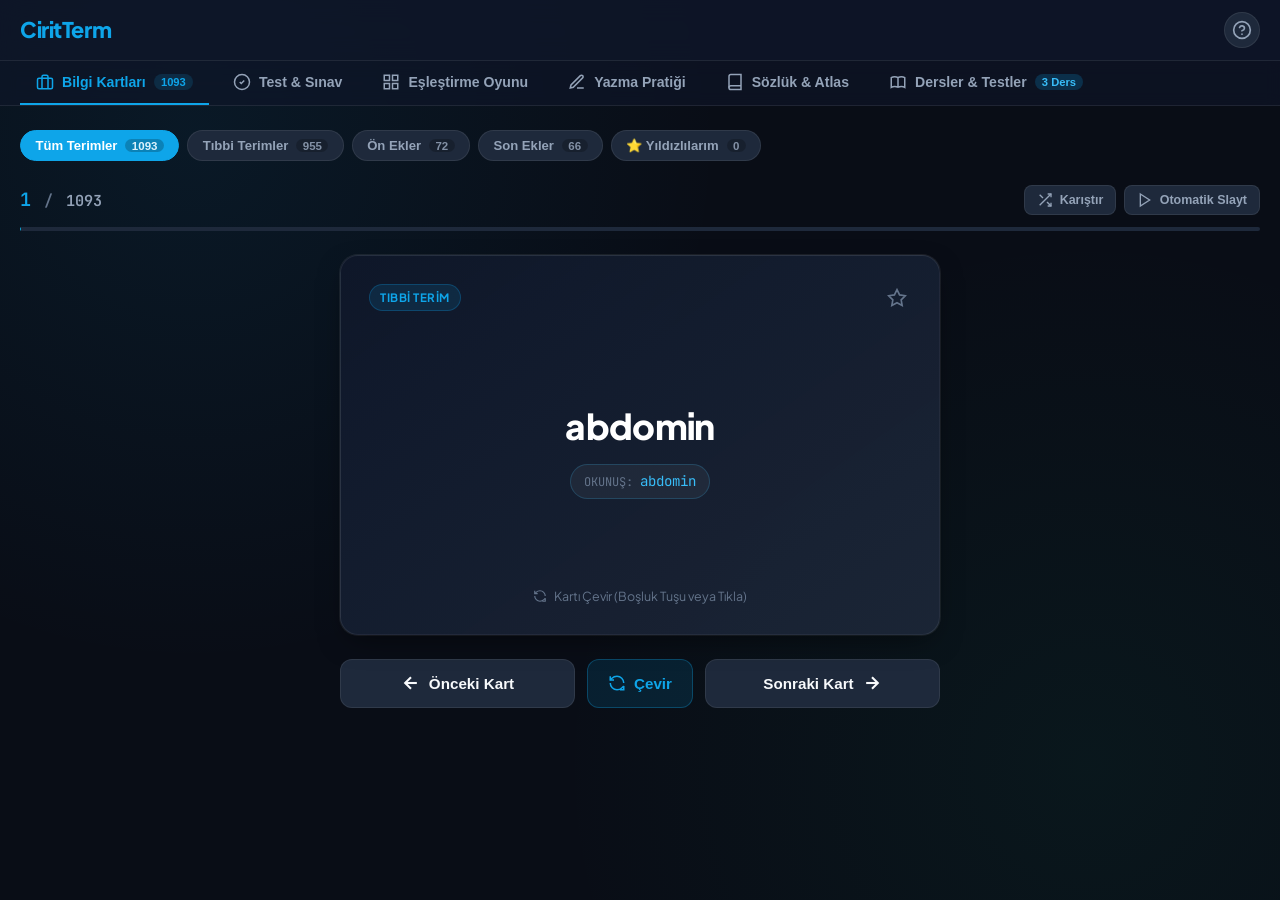
<file: index.html>
<!DOCTYPE html>
<html lang="tr">

<head>
  <meta charset="UTF-8">
  <meta name="viewport" content="width=device-width, initial-scale=1.0">
  <title>CiritTerm - Tıbbi Terminoloji Sınav Hazırlık Platformu</title>
  <meta name="description"
    content="Süleyman Cirit ve arkadaşları için geliştirilmiş modern, hızlı ve kapsamlı tıbbi terminoloji sınav hazırlık platformu.">
  <link rel="preconnect" href="https://fonts.googleapis.com">
  <link rel="preconnect" href="https://fonts.gstatic.com" crossorigin>
  <link
    href="https://fonts.googleapis.com/css2?family=JetBrains+Mono:wght@400;500;600&family=Plus+Jakarta+Sans:wght@400;500;600;700;800&display=swap"
    rel="stylesheet">
  <link rel="stylesheet" href="style.css">
  <link rel="icon"
    href="data:image/svg+xml,<svg xmlns=%22http://www.w3.org/2000/svg%22 viewBox=%220 0 100 100%22><text y=%22.9em%22 font-size=%2290%22>🩺</text></svg>">
</head>

<body>
  <!-- Üst Başlık (Header) -->
  <header class="header">
    <div class="header-container">
      <div class="header-brand">
        <h1 class="brand-title">CiritTerm</h1>
      </div>

      <div class="header-actions">
        <!-- Kısayollar ve Rehber -->
        <button class="btn-icon-subtle" id="btn-open-help-modal" title="Klavye Kısayolları ve Rehber">
          <svg width="20" height="20" viewBox="0 0 24 24" fill="none" stroke="currentColor" stroke-width="2"
            stroke-linecap="round" stroke-linejoin="round">
            <circle cx="12" cy="12" r="10"></circle>
            <path d="M9.09 9a3 3 0 0 1 5.83 1c0 2-3 3-3 3"></path>
            <line x1="12" y1="17" x2="12.01" y2="17"></line>
          </svg>
        </button>
      </div>
    </div>
  </header>

  <!-- Ana Sekmeler (Nav Tabs) -->
  <nav class="nav-container">
    <div class="nav-tabs" role="tablist">
      <button class="nav-tab-btn active" data-tab="flashcards" id="tab-flashcards">
        <svg viewBox="0 0 24 24" fill="none" stroke="currentColor" stroke-width="2">
          <rect x="2" y="7" width="20" height="14" rx="2" ry="2" />
          <path d="M16 21V5a2 2 0 0 0-2-2h-4a2 2 0 0 0-2 2v16" />
        </svg>
        <span>Bilgi Kartları</span>
        <span class="nav-tab-badge" id="badge-total-terms">1093</span>
      </button>

      <button class="nav-tab-btn" data-tab="quiz" id="tab-quiz">
        <svg viewBox="0 0 24 24" fill="none" stroke="currentColor" stroke-width="2">
          <circle cx="12" cy="12" r="10" />
          <path d="m9 12 2 2 4-4" />
        </svg>
        <span>Test & Sınav</span>
      </button>

      <button class="nav-tab-btn" data-tab="match" id="tab-match">
        <svg viewBox="0 0 24 24" fill="none" stroke="currentColor" stroke-width="2">
          <rect x="3" y="3" width="7" height="7" />
          <rect x="14" y="3" width="7" height="7" />
          <rect x="14" y="14" width="7" height="7" />
          <rect x="3" y="14" width="7" height="7" />
        </svg>
        <span>Eşleştirme Oyunu</span>
      </button>

      <button class="nav-tab-btn" data-tab="spelling" id="tab-spelling">
        <svg viewBox="0 0 24 24" fill="none" stroke="currentColor" stroke-width="2">
          <path d="M12 20h9" />
          <path d="M16.5 3.5a2.121 2.121 0 0 1 3 3L7 19l-4 1 1-4L16.5 3.5z" />
        </svg>
        <span>Yazma Pratiği</span>
      </button>

      <button class="nav-tab-btn" data-tab="dictionary" id="tab-dictionary">
        <svg viewBox="0 0 24 24" fill="none" stroke="currentColor" stroke-width="2">
          <path d="M4 19.5A2.5 2.5 0 0 1 6.5 17H20" />
          <path d="M6.5 2H20v20H6.5A2.5 2.5 0 0 1 4 19.5v-15A2.5 2.5 0 0 1 6.5 2z" />
        </svg>
        <span>Sözlük & Atlas</span>
      </button>

      <button class="nav-tab-btn" data-tab="lessons" id="tab-lessons">
        <svg viewBox="0 0 24 24" fill="none" stroke="currentColor" stroke-width="2">
          <path d="M12 6.253v13m0-13C10.832 5.477 9.246 5 7.5 5S4.168 5.477 3 6.253v13C4.168 18.477 5.754 18 7.5 18s3.332.477 4.5 1.253m0-13C13.168 5.477 14.754 5 16.5 5c1.747 0 3.332.477 4.5 1.253v13C19.832 18.477 18.247 18 16.5 18c-1.746 0-3.332.477-4.5 1.253" />
        </svg>
        <span>Dersler & Testler</span>
        <span class="nav-tab-badge" style="background: rgba(14, 165, 233, 0.2); color: #38bdf8;">3 Ders</span>
      </button>
    </div>
  </nav>

  <!-- Ana İçerik Alanı -->
  <main class="main-container">

    <!-- ==================== TAB 1: BİLGİ KARTLARI ==================== -->
    <section class="tab-content active" id="tab-content-flashcards">
      <!-- Filtre Çipleri -->
      <div class="filters-wrapper">
        <div class="filters-scroll">
          <button class="filter-chip active" data-filter="all">
            <span>Tüm Terimler</span>
            <span class="filter-count" id="count-all">1093</span>
          </button>
          <button class="filter-chip" data-filter="terim">
            <span>Tıbbi Terimler</span>
            <span class="filter-count" id="count-terim">853</span>
          </button>
          <button class="filter-chip" data-filter="onek">
            <span>Ön Ekler</span>
            <span class="filter-count" id="count-onek">72</span>
          </button>
          <button class="filter-chip" data-filter="sonek">
            <span>Son Ekler</span>
            <span class="filter-count" id="count-sonek">66</span>
          </button>
          <button class="filter-chip filter-chip-fav" data-filter="favorites">
            <span>⭐ Yıldızlılarım</span>
            <span class="filter-count" id="count-favorites">0</span>
          </button>
        </div>
      </div>

      <!-- Kart Kontrolleri ve İlerleme -->
      <div class="fc-controls-bar">
        <div class="fc-counter-wrapper">
          <span class="fc-counter-current" id="fc-current-index">1</span>
          <span class="fc-counter-separator">/</span>
          <span class="fc-counter-total" id="fc-total-count">1093</span>
        </div>

        <div class="fc-tools">
          <button class="btn-tool" id="btn-fc-shuffle" title="Kartları Karıştır">
            <svg viewBox="0 0 24 24" width="16" height="16" fill="none" stroke="currentColor" stroke-width="2">
              <polyline points="16 3 21 3 21 8" />
              <line x1="4" y1="20" x2="21" y2="3" />
              <polyline points="21 16 21 21 16 21" />
              <line x1="15" y1="15" x2="21" y2="21" />
              <line x1="4" y1="4" x2="9" y2="9" />
            </svg>
            <span>Karıştır</span>
          </button>
          <button class="btn-tool" id="btn-fc-autoplay" title="Otomatik Oynat">
            <svg id="icon-autoplay-play" viewBox="0 0 24 24" width="16" height="16" fill="none" stroke="currentColor"
              stroke-width="2">
              <polygon points="5 3 19 12 5 21 5 3" />
            </svg>
            <svg id="icon-autoplay-pause" style="display:none;" viewBox="0 0 24 24" width="16" height="16" fill="none"
              stroke="currentColor" stroke-width="2">
              <rect x="6" y="4" width="4" height="16" />
              <rect x="14" y="4" width="4" height="16" />
            </svg>
            <span id="text-fc-autoplay">Otomatik Slayt</span>
          </button>
        </div>
      </div>

      <!-- İlerleme Çubuğu -->
      <div class="fc-progress-track">
        <div class="fc-progress-fill" id="fc-progress-bar" style="width: 0.1%;"></div>
      </div>

      <!-- 3D Bilgi Kartı Sahnesi -->
      <div class="fc-scene">
        <div class="fc-card" id="main-flashcard">
          <!-- ÖN YÜZ -->
          <div class="fc-face fc-front">
            <div class="card-header-bar">
              <span class="card-badge-type" id="fc-badge-type">Tıbbi Terim</span>
              <button class="card-btn-star" id="btn-fc-star" title="Yıldızlılara Ekle / Çıkar (F)">
                <svg viewBox="0 0 24 24" width="20" height="20" fill="none" stroke="currentColor" stroke-width="2">
                  <polygon
                    points="12 2 15.09 8.26 22 9.27 17 14.14 18.18 21.02 12 17.77 5.82 21.02 7 14.14 2 9.27 8.91 8.26 12 2" />
                </svg>
              </button>
            </div>

            <div class="card-center-body">
              <h2 class="card-term" id="fc-term">abdomin</h2>
              <div class="card-pronunciation-pill">
                <span class="pronounce-label">Okunuş:</span>
                <span class="pronounce-text" id="fc-okunus">abdomin</span>
              </div>
            </div>

            <div class="card-footer-hint">
              <span class="flip-hint-badge">
                <svg viewBox="0 0 24 24" width="14" height="14" fill="none" stroke="currentColor" stroke-width="2">
                  <path d="M21 12a9 9 0 0 0-9-9 9.75 9.75 0 0 0-6.74 2.74L3 8" />
                  <path d="M3 3v5h5" />
                  <path d="M3 12a9 9 0 0 0 9 9 9.75 9.75 0 0 0 6.74-2.74L21 16" />
                  <path d="M16 21h5v-5" />
                </svg>
                <span>Kartı Çevir (Boşluk Tuşu veya Tıkla)</span>
              </span>
            </div>
          </div>

          <!-- ARKA YÜZ -->
          <div class="fc-face fc-back">
            <div class="card-header-bar">
              <span class="card-badge-type" id="fc-back-type">Türkçe Karşılığı</span>
              <span class="card-term-small" id="fc-back-term">abdomin</span>
            </div>

            <div class="card-center-body">
              <div class="card-meaning-box">
                <p class="card-meaning-text" id="fc-meaning">Karın</p>
              </div>
            </div>

            <div class="card-footer-hint">
              <span class="flip-hint-badge">
                <span class="kbd">Boşluk</span> Terime Geri Dön
              </span>
            </div>
          </div>
        </div>
      </div>

      <!-- Hızlı Navigasyon Butonları -->
      <div class="fc-nav-actions">
        <button class="btn-fc-nav btn-fc-prev" id="btn-fc-prev" title="Önceki Terim (← Sol Ok)">
          <svg viewBox="0 0 24 24" width="20" height="20" fill="none" stroke="currentColor" stroke-width="2.5">
            <line x1="19" y1="12" x2="5" y2="12"></line>
            <polyline points="12 19 5 12 12 5"></polyline>
          </svg>
          <span>Önceki Kart</span>
        </button>

        <button class="btn-fc-nav btn-fc-flip" id="btn-fc-flip" title="Kartı Çevir (Boşluk)">
          <svg viewBox="0 0 24 24" width="18" height="18" fill="none" stroke="currentColor" stroke-width="2">
            <path d="M21 12a9 9 0 0 0-9-9 9.75 9.75 0 0 0-6.74 2.74L3 8" />
            <path d="M3 3v5h5" />
            <path d="M3 12a9 9 0 0 0 9 9 9.75 9.75 0 0 0 6.74-2.74L21 16" />
            <path d="M16 21h5v-5" />
          </svg>
          <span>Çevir</span>
        </button>

        <button class="btn-fc-nav btn-fc-next" id="btn-fc-next" title="Sonraki Terim (→ Sağ Ok)">
          <span>Sonraki Kart</span>
          <svg viewBox="0 0 24 24" width="20" height="20" fill="none" stroke="currentColor" stroke-width="2.5">
            <line x1="5" y1="12" x2="19" y2="12"></line>
            <polyline points="12 5 19 12 12 19"></polyline>
          </svg>
        </button>
      </div>
    </section>

    <!-- ==================== TAB 2: TEST & SINAV ==================== -->
    <section class="tab-content" id="tab-content-quiz">
      <!-- Quiz Başlangıç Ayarları -->
      <div class="quiz-setup-card" id="quiz-setup-view">
        <div class="setup-header">
          <div class="setup-icon">🎯</div>
          <h2>Tıbbi Terminoloji Test & Sınav Modu</h2>
          <p>Sınava hazırlık için soru sayısını ve kapsamı belirleyin, kendinizi test edin.</p>
        </div>

        <div class="setup-grid">
          <!-- Kapsam Seçimi -->
          <div class="setup-field">
            <label for="quiz-scope">Sınav Kapsamı:</label>
            <select class="form-select" id="quiz-scope">
              <option value="all">Tüm Konular (1093 Terim ve Ek)</option>
              <option value="terim">Yalnızca Tıbbi Terimler (853 Terim)</option>
              <option value="onek">Yalnızca Ön Ekler (72 Ön Ek)</option>
              <option value="sonek">Yalnızca Son Ekler (66 Son Ek)</option>
              <option value="favorites">⭐ Yıldızlı Terimlerim</option>
            </select>
          </div>

          <!-- Soru Sayısı Seçimi (10, 25, 50, 100, 200, all) -->
          <div class="setup-field">
            <label for="quiz-count">Soru Sayısı:</label>
            <select class="form-select" id="quiz-count">
              <option value="10">10 Soru (Hızlı Tekrar)</option>
              <option value="25" selected>25 Soru (Standart Quiz)</option>
              <option value="50">50 Soru (Kapsamlı Test)</option>
              <option value="100">100 Soru (Büyük Sınav Provası)</option>
              <option value="200">200 Soru (Maraton Sınavı)</option>
              <option value="all" id="quiz-count-opt-all">Maksimum Soru (Kapsamdaki Tüm Terimler)</option>
            </select>
          </div>

          <!-- Soru Yönü -->
          <div class="setup-field">
            <label for="quiz-type">Soru Türü:</label>
            <select class="form-select" id="quiz-type">
              <option value="both">Karışık (Terimden Anlama & Anlamdan Terime)</option>
              <option value="term_to_meaning">Terim Verilir -> Anlam Sorulur</option>
              <option value="meaning_to_term">Anlam Verilir -> Tıbbi Terim Sorulur</option>
            </select>
          </div>

          <!-- Süre Modu -->
          <div class="setup-field">
            <label for="quiz-timer">Süre Kısıtlaması:</label>
            <select class="form-select" id="quiz-timer">
              <option value="0">Süresiz (Rahat Çalışma)</option>
              <option value="15">Soru Başına 15 Saniye (Sınav Baskısı)</option>
              <option value="30">Soru Başına 30 Saniye</option>
            </select>
          </div>
        </div>

        <button class="btn-primary-large" id="btn-start-quiz">
          <span>Sınavı Başlat</span>
          <svg viewBox="0 0 24 24" width="20" height="20" fill="none" stroke="currentColor" stroke-width="2.5">
            <polygon points="5 3 19 12 5 21 5 3" />
          </svg>
        </button>
      </div>

      <!-- Aktif Sınav Ekranı -->
      <div class="quiz-active-card" id="quiz-active-view" style="display:none;">
        <div class="quiz-top-bar">
          <div class="quiz-counter">
            Soru <span id="quiz-q-current">1</span> / <span id="quiz-q-total">25</span>
          </div>

          <div class="quiz-timer-box" id="quiz-timer-display" style="display:none;">
            <svg viewBox="0 0 24 24" width="16" height="16" fill="none" stroke="currentColor" stroke-width="2">
              <circle cx="12" cy="12" r="10" />
              <polyline points="12 6 12 12 16 14" />
            </svg>
            <span id="quiz-timer-seconds">15</span>s
          </div>

          <div class="quiz-score-badge">
            <span class="score-label">Doğru:</span>
            <span class="score-val" id="quiz-score-val">0</span>
          </div>

          <button class="btn-quit-quiz" id="btn-quit-quiz" title="Sınavı Bitir">Çıkış</button>
        </div>

        <div class="quiz-progress-track">
          <div class="quiz-progress-fill" id="quiz-progress-fill"></div>
        </div>

        <div class="quiz-question-box">
          <span class="quiz-prompt-badge" id="quiz-prompt-badge">Bu Tıbbi Terimin Anlamı Nedir?</span>
          <h3 class="quiz-question-text" id="quiz-question-text">abdominocystic</h3>
          <span class="quiz-subtext-pronounce" id="quiz-question-pronounce"></span>
        </div>

        <div class="quiz-options-grid" id="quiz-options-container">
          <!-- 4 Seçenek Dinamik Olarak Gelir -->
        </div>

        <div class="quiz-footer-status" id="quiz-footer-status" style="display:none;">
          <div class="quiz-status-feedback" id="quiz-feedback-text"></div>
          <button class="btn-next-question" id="btn-next-question">Sonraki Soru →</button>
        </div>
      </div>

      <!-- Sınav Sonuç Karnesi -->
      <div class="quiz-results-card" id="quiz-results-view" style="display:none;">
        <div class="results-header">
          <div class="results-trophy" id="results-icon">🏆</div>
          <h2>Sınav Tamamlandı!</h2>
          <p id="results-subtitle">Tıbbi terminoloji sınav sonucunuz:</p>
        </div>

        <div class="results-metrics-grid">
          <div class="metric-card">
            <span class="metric-label">Başarı Oranı</span>
            <span class="metric-value" id="res-percentage">80%</span>
          </div>
          <div class="metric-card">
            <span class="metric-label">Doğru Sayısı</span>
            <span class="metric-value metric-correct" id="res-correct">20</span>
          </div>
          <div class="metric-card">
            <span class="metric-label">Yanlış Sayısı</span>
            <span class="metric-value metric-wrong" id="res-wrong">5</span>
          </div>
        </div>

        <!-- Yanlış Cevaplar İnceleme Listesi -->
        <div class="results-mistakes-section" id="results-mistakes-container">
          <h3>Hatalı Yapılan Sorular ve Doğru Cevapları</h3>
          <div class="mistakes-list" id="results-mistakes-list"></div>
        </div>

        <div class="results-actions">
          <button class="btn-primary-large" id="btn-restart-quiz">Yeniden Sınav Yap</button>
          <button class="btn-warning-large" id="btn-quiz-retry-mistakes" style="display:none;">
            <span>❌ Yalnızca Yanlışları Çöz</span>
          </button>
          <button class="btn-secondary-large" id="btn-go-flashcards">Bilgi Kartlarına Dön</button>
        </div>
      </div>
    </section>

    <!-- ==================== TAB 3: EŞLEŞTİRME OYUNU ==================== -->
    <section class="tab-content" id="tab-content-match">
      <div class="match-mode-selector">
        <button class="mode-btn active" id="btn-mode-duo">
          <span>⚡ Duolingo Akışı (Match Madness)</span>
        </button>
        <button class="mode-btn" id="btn-mode-grid">
          <span>🧩 12'li Izgara Modu</span>
        </button>
      </div>

      <!-- Eşleştirme İstatistik Barı -->
      <div class="match-stats-bar" id="match-stats-bar">
        <div class="mstat-item">
          <span class="mstat-label">Süre</span>
          <span class="mstat-val" id="match-timer">00:00</span>
        </div>
        <div class="mstat-item">
          <span class="mstat-label">Eşleşen</span>
          <span class="mstat-val" id="match-score">0</span>
        </div>
        <div class="mstat-item">
          <span class="mstat-label">Seri (Kombo)</span>
          <span class="mstat-val" id="match-combo">0x</span>
        </div>
        <div class="mstat-item">
          <span class="mstat-label">Hedef</span>
          <select id="match-target-select" class="match-target-dropdown" title="Tur Hedefi">
            <option value="20" selected>20 Çift</option>
            <option value="35">35 Çift</option>
            <option value="50">50 Çift</option>
            <option value="all">Tümü</option>
          </select>
        </div>
        <button class="btn-restart-match" id="btn-restart-match" title="Oyunu Yeniden Başlat">Yenile</button>
      </div>

      <!-- Mod 1: Duolingo Akışı -->
      <div class="duo-columns-wrapper" id="duo-columns-wrapper">
        <div class="duo-column-header" style="color: var(--primary);">🔤 Tıbbi Terimler</div>
        <div class="duo-column-header" style="color: var(--emerald);">📖 Türkçe Anlamlar</div>
      </div>
      <div class="match-duo-container" id="match-duo-view">
        <div class="duo-column" id="duo-col-left">
          <!-- Sol Sütun: Tıbbi Terimler -->
        </div>
        <div class="duo-column" id="duo-col-right">
          <!-- Sağ Sütun: Türkçe Anlamlar -->
        </div>
      </div>

      <!-- Mod 2: Klasik Izgara -->
      <div class="match-grid-container" id="match-grid-view" style="display:none;">
        <!-- 12 Karo Grid -->
      </div>

      <!-- EŞLEŞTİRME SONUÇ & ZAFER EKRANI (Diğer derslerdeki gibi) -->
      <div class="match-results-card" id="match-results-view" style="display:none;">
        <div class="res-icon-wrap" id="res-match-icon">🏆</div>
        <h2 class="res-title" id="res-match-title">Eşleştirme Tamamlandı!</h2>
        <p class="res-lesson-sub" id="res-match-subtitle">Duolingo Akışı Eşleştirme Sonucu</p>

        <!-- Başarı Oranı Rozeti -->
        <div class="res-score-badge">
          <span class="res-score-num" id="res-match-score-pct">%100</span>
          <span class="res-score-lbl">Doğruluk Oranı</span>
        </div>

        <!-- İstatistik Kutuları -->
        <div class="res-stats-grid">
          <div class="res-stat-box stat-correct">
            <span class="res-stat-lbl">Eşleşen</span>
            <span class="res-stat-val" id="res-match-score">20</span>
          </div>
          <div class="res-stat-box stat-wrong">
            <span class="res-stat-lbl">Hatalar</span>
            <span class="res-stat-val" id="res-match-mistakes-count">0</span>
          </div>
          <div class="res-stat-box">
            <span class="res-stat-lbl">Süre</span>
            <span class="res-stat-val" id="res-match-time">01:15</span>
          </div>
          <div class="res-stat-box" style="border-color: rgba(245, 158, 11, 0.3);">
            <span class="res-stat-lbl">Maks Seri</span>
            <span class="res-stat-val" id="res-match-combo" style="color: #f59e0b;">🔥 5x</span>
          </div>
        </div>

        <!-- Aksiyon Butonları (Tekrar Başla, Hataları Çöz, Hataları Gör) -->
        <div class="res-actions">
          <button class="btn-res-action btn-res-primary" id="btn-match-restart">
            <span>🔄 Tekrar Başla</span>
          </button>
          <button class="btn-res-action btn-res-warning" id="btn-match-retry-mistakes" style="display:none;">
            <span>❌ Hataları Çöz</span>
          </button>
          <button class="btn-res-action btn-res-secondary" id="btn-match-toggle-mistakes" style="display:none;">
            <span>👁️ Hataları Gör</span>
          </button>
          <button class="btn-res-action btn-res-subtle" id="btn-match-go-flashcards">
            <span>🗂️ Bilgi Kartlarına Dön</span>
          </button>
        </div>

        <!-- Hatalı Terimler ve Doğru Anlamları Bölümü -->
        <div class="match-mistakes-section" id="match-mistakes-container" style="display:none;">
          <h3 class="mistakes-heading">❌ Hatalı Eşleştirilen Terimler ve Doğru Anlamları</h3>
          <p class="mistakes-sub">Aşağıdaki terimleri inceleyip <strong>"Hataları Çöz"</strong> butonuyla sadece bu terimlerle telafi turu yapabilirsiniz:</p>
          <div class="match-mistakes-list" id="match-mistakes-list">
            <!-- Dinamik Render -->
          </div>
        </div>
      </div>
    </section>

    <!-- ==================== TAB 4: YAZMA PRATİĞİ (BAKA BAKA YAZMA) ==================== -->
    <section class="tab-content" id="tab-content-spelling">
      <div class="spelling-card">
        <div class="spelling-header">
          <div class="spelling-header-info">
            <h2>✍️ Bakarak Yazma & Ezber Pratiği</h2>
            <p>Terime bakarak klavyeden aynısını yazın; harf harf görsel ve motor hafızanızı geliştirin.</p>
          </div>
          <div class="spelling-counter-badge">
            <span id="spell-current-idx">1</span> / <span id="spell-total-count">1093</span>
          </div>
        </div>

        <!-- Terim Ekranı (Doğrudan Gösterim) -->
        <div class="spelling-prompt-container">
          <span class="spelling-type-pill" id="spell-type-badge">Tıbbi Terim</span>

          <div class="spelling-target-term-box">
            <span class="target-label">Yazılacak Terim:</span>
            <h1 class="spelling-target-term" id="spell-target-term">abdominocystic</h1>
          </div>

          <div class="spelling-target-details">
            <div class="detail-item">
              <span class="detail-label">Okunuş:</span>
              <span class="detail-value" id="spell-target-okunus">Abdominosistik</span>
            </div>
            <div class="detail-item">
              <span class="detail-label">Türkçe Anlamı:</span>
              <span class="detail-value" id="spell-target-meaning">Karın ve kese ile ilgili</span>
            </div>
          </div>
        </div>

        <!-- Yazma Alanı -->
        <div class="spelling-input-wrapper">
          <label for="spell-user-input" class="visually-hidden">Terimi Buraya Yazın:</label>
          <input type="text" class="spelling-input-field" id="spell-user-input"
            placeholder="Yukarıdaki terimi aynen buraya yazın ve Enter'a basın..." autocomplete="off" autocorrect="off"
            autocapitalize="off" spellcheck="false">
          <div class="spelling-live-feedback" id="spell-feedback-indicator">
            <span id="spell-feedback-msg">Yazmaya başlayın...</span>
          </div>
        </div>

        <!-- Navigasyon & Yardımcı Butonlar -->
        <div class="spelling-controls-row">
          <button class="btn-subtle" id="btn-spell-prev">← Önceki Terim</button>
          <button class="btn-subtle" id="btn-spell-shuffle">🔀 Karıştır</button>
          <button class="btn-primary" id="btn-spell-skip">Sonraki Terim (Enter) →</button>
        </div>

        <div class="spelling-tips-box">
          <span class="kbd">İpucu:</span> Terimi doğru tamamladığınızda otomatik onaylanır veya doğrudan <span
            class="kbd">Enter</span> tuşuna basarak sıradakine geçebilirsiniz.
        </div>
      </div>
    </section>

    <!-- ==================== TAB 5: SÖZLÜK & ATLAS ==================== -->
    <section class="tab-content" id="tab-content-dictionary">
      <div class="dict-top-bar">
        <div class="dict-search-wrapper">
          <svg viewBox="0 0 24 24" width="20" height="20" fill="none" stroke="currentColor" stroke-width="2">
            <circle cx="11" cy="11" r="8" />
            <line x1="21" y1="21" x2="16.65" y2="16.65" />
          </svg>
          <input type="text" class="dict-search-input" id="dict-search-input"
            placeholder="1093 terim, ek veya Türkçe anlam ara... (Örn: kardio, -itis, iltihap)">
          <button class="btn-clear-search" id="btn-dict-clear" style="display:none;">✕</button>
        </div>

        <div class="dict-filter-group">
          <select class="form-select" id="dict-category-filter">
            <option value="all">Tüm Kategoriler</option>
            <option value="terim">Tıbbi Terimler</option>
            <option value="onek">Ön Ekler</option>
            <option value="sonek">Son Ekler</option>
            <option value="favorites">⭐ Yıldızlılarım</option>
          </select>
        </div>
      </div>

      <!-- A-Z Alfabetik Şerit -->
      <div class="dict-alphabet-bar" id="dict-alphabet-bar">
        <!-- JS ile dolacak -->
      </div>

      <div class="dict-results-info">
        <span id="dict-result-count">1093 terim listeleniyor</span>
      </div>

      <!-- Sözlük Kartları Izgarası -->
      <div class="dict-cards-grid" id="dict-cards-grid">
        <!-- 1093 Terim Kartı Dinamik Render Edilecek -->
      </div>
    </section>

    <!-- ==================== TAB 6: DERSLER & TESTLER ==================== -->
    <section class="tab-content" id="tab-content-lessons">
      <!-- Üst Navigasyon Geçişi: Modlar / Tüm Soru Listesi -->
      <div class="lessons-subnav-bar">
        <button class="btn-subnav-tab active" id="btn-subnav-hub" data-target="hub">
          <span>🗂️ Ders Modları (Test & Çalışma)</span>
        </button>
        <button class="btn-subnav-tab" id="btn-subnav-list" data-target="list">
          <span>📋 Tüm Soru Listesi (Gözlü Mod)</span>
        </button>
      </div>

      <!-- 1. GÖRÜNÜM: DERS SEÇİM MENÜSÜ (HUB) -->
      <div id="lessons-hub-view" class="lessons-hub-wrapper">
        <div class="lessons-hero-card">
          <div class="hero-badge">📚 DERSLER & SORU BANKASI</div>
          <h2>Ders Seçin ve Çalışmaya Başlayın</h2>
          <p>Her ders için ister <strong>Soru Çözüm Modu</strong> ile sınav pratiği yapın, ister <strong>Soru Çalışma Modu</strong> ile doğru cevapları vurgulu kartlardan hızlıca ezberleyin.</p>
        </div>

        <div class="lessons-cards-grid">
          <!-- Kart 1: Anatomi -->
          <div class="lesson-course-card" style="--lesson-accent: #0ea5e9;">
            <div class="lcc-top">
              <div class="lcc-icon-wrap">🦴</div>
              <div class="lcc-info">
                <div class="lcc-tags">
                  <span class="lcc-tag tag-count">70 Soru</span>
                  <span class="lcc-tag tag-field">Tıp & Morfoloji</span>
                </div>
                <h3 class="lcc-title">Anatomi</h3>
              </div>
            </div>
            <p class="lcc-desc">İnsan vücudunun makroskopik ve mikroskopik yapıları, organ sistemleri, kemik, kas ve dolaşım anatomisi kapsamlı soru havuzu.</p>
            <div class="lcc-actions">
              <button class="btn-launch-lesson btn-lcc-quiz" data-lesson="anatomi" data-mode="test">
                <span>🎯 Soru Çöz (Test)</span>
              </button>
              <button class="btn-launch-lesson btn-lcc-study" data-lesson="anatomi" data-mode="study">
                <span>📖 Soru Çalış (Doğru Cevaplı)</span>
              </button>
              <button class="btn-launch-lesson btn-lcc-list" data-lesson="anatomi" data-mode="list">
                <span>📋 Tüm Soru Listesi (70 Soru)</span>
              </button>
            </div>
          </div>

          <!-- Kart 2: Fizyoloji -->
          <div class="lesson-course-card" style="--lesson-accent: #10b981;">
            <div class="lcc-top">
              <div class="lcc-icon-wrap">🫀</div>
              <div class="lcc-info">
                <div class="lcc-tags">
                  <span class="lcc-tag tag-count">50 Soru</span>
                  <span class="lcc-tag tag-field">Yaşamsal İşlevler</span>
                </div>
                <h3 class="lcc-title">Fizyoloji</h3>
              </div>
            </div>
            <p class="lcc-desc">Hücreden organ sistemlerine homeostaz, kardiyovasküler, solunum, nöronal iletim ve böbrek mekanizmaları soru havuzu.</p>
            <div class="lcc-actions">
              <button class="btn-launch-lesson btn-lcc-quiz" data-lesson="fizyoloji" data-mode="test">
                <span>🎯 Soru Çöz (Test)</span>
              </button>
              <button class="btn-launch-lesson btn-lcc-study" data-lesson="fizyoloji" data-mode="study">
                <span>📖 Soru Çalış (Doğru Cevaplı)</span>
              </button>
              <button class="btn-launch-lesson btn-lcc-list" data-lesson="fizyoloji" data-mode="list">
                <span>📋 Tüm Soru Listesi (50 Soru)</span>
              </button>
            </div>
          </div>

          <!-- Kart 3: Bilgi Teknolojileri -->
          <div class="lesson-course-card" style="--lesson-accent: #8b5cf6;">
            <div class="lcc-top">
              <div class="lcc-icon-wrap">💻</div>
              <div class="lcc-info">
                <div class="lcc-tags">
                  <span class="lcc-tag tag-count">105 Soru</span>
                  <span class="lcc-tag tag-field">Bilişim & Yazılım</span>
                </div>
                <h3 class="lcc-title">Bilgi Teknolojileri</h3>
              </div>
            </div>
            <p class="lcc-desc">Donanım mimarisi, yazılımlar, işletim sistemleri, internet ağları, enformatik kurallar ve bilgi güvenliği soru havuzu.</p>
            <div class="lcc-actions">
              <button class="btn-launch-lesson btn-lcc-quiz" data-lesson="bilgi" data-mode="test">
                <span>🎯 Soru Çöz (Test)</span>
              </button>
              <button class="btn-launch-lesson btn-lcc-study" data-lesson="bilgi" data-mode="study">
                <span>📖 Soru Çalış (Doğru Cevaplı)</span>
              </button>
              <button class="btn-launch-lesson btn-lcc-list" data-lesson="bilgi" data-mode="list">
                <span>📋 Tüm Soru Listesi (105 Soru)</span>
              </button>
            </div>
          </div>
        </div>
      </div>

      <!-- 2. GÖRÜNÜM: DERS SORU ÇÖZME / ÇALIŞMA OTURUM EKRANI -->
      <div id="lesson-active-view" class="lesson-session-view" style="display:none;">
        <!-- Üst Kontrol & Meta Çubuğu -->
        <div class="lesson-session-bar">
          <button class="btn-icon-label" id="btn-lesson-back-hub" title="Ders Seçimine Dön">
            <span>← Dersler</span>
          </button>
          <div class="lesson-active-meta">
            <span class="lesson-icon" id="lesson-active-icon">🦴</span>
            <span class="lesson-title" id="lesson-active-title">Anatomi</span>
            <span class="lesson-mode-pill" id="lesson-active-badge">🎯 Soru Çözüm Modu</span>
          </div>
          <button class="btn-mode-toggle" id="btn-lesson-switch-mode" title="Modlar Arasında Geçiş Yap">
            <span>📖 Çalışma Modu</span>
          </button>
        </div>

        <!-- İlerleme Çubuğu -->
        <div class="lesson-progress-wrap">
          <div class="lesson-progress-track">
            <div class="lesson-progress-fill" id="lesson-progress-bar"></div>
          </div>
          <div class="lesson-counter-label" id="lesson-question-counter">1 / 70</div>
        </div>

        <!-- Soru Kartı -->
        <div class="lesson-question-card">
          <div class="lesson-q-header">
            <span class="lesson-q-badge" id="lesson-q-num-badge">Soru 1</span>
          </div>
          <h3 class="lesson-q-text" id="lesson-q-text">Soru metni yükleniyor...</h3>

          <!-- Seçenekler Listesi (Dinamik) -->
          <div class="lesson-options-list" id="lesson-options-container">
            <!-- JS ile şıklar render edilecek -->
          </div>
        </div>

        <!-- Mod A (Test Modu) Alt Geri Bildirim ve İleri Çubuğu -->
        <div class="lesson-test-footer" id="lesson-test-footer" style="display:none;">
          <div class="test-feedback-text" id="lesson-test-feedback-msg"></div>
          <button class="btn-test-next" id="btn-test-next">Sonraki Soru →</button>
        </div>

        <!-- Mod B (Çalışma Modu) Alt Navigasyon Çubuğu -->
        <div class="lesson-study-footer" id="lesson-study-footer">
          <button class="btn-study-nav" id="btn-study-prev" title="Önceki Soru (Sol Ok)">
            <span>← Önceki</span>
          </button>
          <div class="study-nav-center">
            <select class="study-jump-select" id="select-study-jump" title="Soruya Git"></select>
            <button class="btn-study-shuffle" id="btn-study-shuffle" title="Soruları Karıştır">
              <span>🔀 Karıştır</span>
            </button>
          </div>
          <button class="btn-study-nav btn-study-next" id="btn-study-next" title="Sonraki Soru (Sağ Ok)">
            <span>Sonraki →</span>
          </button>
        </div>
      </div>

      <!-- 3. GÖRÜNÜM: TEST SONUÇLARI EKRANI -->
      <div id="lesson-results-view" class="lesson-results-card" style="display:none;">
        <div class="res-icon-wrap" id="res-lesson-icon">🏆</div>
        <h2 class="res-title" id="res-lesson-title">Test Tamamlandı!</h2>
        <p class="res-lesson-sub" id="res-lesson-name">Anatomi Sınavı</p>

        <div class="res-score-badge">
          <span class="res-score-num" id="res-lesson-score-pct">%100</span>
          <span class="res-score-lbl">Başarı Oranı</span>
        </div>

        <div class="res-stats-grid">
          <div class="res-stat-box stat-correct">
            <span class="res-stat-lbl">Doğru</span>
            <span class="res-stat-val" id="res-lesson-correct">0</span>
          </div>
          <div class="res-stat-box stat-wrong">
            <span class="res-stat-lbl">Yanlış</span>
            <span class="res-stat-val" id="res-lesson-wrong">0</span>
          </div>
          <div class="res-stat-box stat-total">
            <span class="res-stat-lbl">Toplam Soru</span>
            <span class="res-stat-val" id="res-lesson-total">0</span>
          </div>
        </div>

        <!-- Yanlış Yapılan Soruların İnceleme Listesi -->
        <div class="res-mistakes-container" id="lesson-mistakes-preview" style="display:none;"></div>

        <div class="res-actions">
          <button class="btn-res-action btn-res-primary" id="btn-test-restart">
            <span>🔄 Testi Tekrar Çöz</span>
          </button>
          <button class="btn-res-action btn-res-warning" id="btn-test-review-mistakes" style="display:none;">
            <span>❌ Yalnızca Yanlışları Çöz</span>
          </button>
          <button class="btn-res-action btn-res-secondary" id="btn-test-back-hub">
            <span>📚 Dersler Menüsüne Dön</span>
          </button>
        </div>
      </div>

      <!-- 4. GÖRÜNÜM: TÜM SORU LİSTESİ (DERS SEÇMELİ VE GÖZLÜ MOD) -->
      <div id="lesson-question-list-view" class="lesson-qlist-wrapper" style="display:none;">
        <div class="qlist-header-card">
          <div class="qlist-header-top">
            <div>
              <span class="hero-badge">📋 TÜM SORULAR LİSTESİ</span>
              <h2 class="qlist-main-title">Ders Soru Havuzu</h2>
              <p class="qlist-main-desc">Ders seçin, tüm soruları alt alta listeleyin. <strong>Göz ikonuna (👁️)</strong> tıklayarak tüm doğru cevapları anında işaretleyin veya gizleyin.</p>
            </div>
            <button class="btn-icon-label" id="btn-qlist-back-hub" title="Ders Seçimine Dön">
              <span>← Dersler</span>
            </button>
          </div>

          <!-- Ders Seçim Çipleri -->
          <div class="qlist-lesson-selector" id="qlist-lesson-selector">
            <button class="qlist-chip active" data-qlist-lesson="anatomi">
              <span class="chip-icon">🦴</span>
              <span class="chip-title">Anatomi</span>
              <span class="chip-count">70 Soru</span>
            </button>
            <button class="qlist-chip" data-qlist-lesson="fizyoloji">
              <span class="chip-icon">🫀</span>
              <span class="chip-title">Fizyoloji</span>
              <span class="chip-count">50 Soru</span>
            </button>
            <button class="qlist-chip" data-qlist-lesson="bilgi">
              <span class="chip-icon">💻</span>
              <span class="chip-title">Bilgi Teknolojileri</span>
              <span class="chip-count">105 Soru</span>
            </button>
          </div>
        </div>

        <!-- Akıllı Toolbar: GÖZ BUTONU (Cevapları Göster/Gizle) + Arama + Sayaç -->
        <div class="qlist-toolbar-sticky" id="qlist-toolbar">
          <div class="qlist-toolbar-left">
            <!-- ANA GÖZ BUTONU -->
            <button class="btn-master-eye" id="btn-master-eye-toggle" title="Tüm Soruların Doğru Cevaplarını Aç veya Kapat">
              <span class="eye-icon" id="master-eye-icon">👁️</span>
              <span class="eye-text" id="master-eye-text">Cevapları Göster</span>
            </button>
            <span class="qlist-status-badge" id="qlist-status-badge">70 Soru Listeleniyor</span>
          </div>

          <div class="qlist-toolbar-right">
            <div class="qlist-search-box">
              <span class="qlist-search-icon">🔍</span>
              <input type="text" id="qlist-search-input" placeholder="Sorularda ara (kelime veya no)...">
              <button id="btn-qlist-clear-search" class="btn-qlist-clear" style="display:none;" title="Aramayı Temizle">✕</button>
            </div>
          </div>
        </div>

        <!-- Soruların Kartlar Halinde Listelendiği Alan -->
        <div class="qlist-cards-container" id="qlist-items-container">
          <!-- JS ile dinamik doldurulacak -->
        </div>

        <!-- Başa Dön Butonu -->
        <button class="btn-scroll-top-float" id="btn-qlist-scroll-top" title="Sayfa Başına Dön">
          <span>↑ Başa Dön</span>
        </button>
      </div>
    </section>

  </main>

  <!-- ==================== MODAL: KLAVYE KISAYOLLARI & REHBER ==================== -->
  <div class="modal-backdrop" id="modal-help" style="display:none;">
    <div class="modal-box">
      <div class="modal-header">
        <div class="modal-title-group">
          <h3>🩺 CiritTerm Sınav Rehberi & Kısayollar</h3>
          <p>Tıbbi Terminoloji sınav hazırlık sistemi kullanım ipuçları</p>
        </div>
        <button class="btn-close-modal" id="btn-close-help-modal">✕</button>
      </div>

      <div class="modal-body">
        <div class="credits-banner">
          <div class="credits-badge">Geliştirici & Hazırlayan</div>
          <h4 class="credits-name">Süleyman Cirit</h4>
          <p class="credits-desc">Tıbbi terminoloji sınavlarına hazırlanan öğrenciler için özel olarak optimize
            edilmiştir. 1.093 doğrulanmış tıbbi terim, ön ek, son ek ve klinik kavram içerir.</p>
        </div>

        <h4 style="margin: 1.5rem 0 0.5rem 0; color: var(--text-main);">⌨️ Klavye Kısayolları</h4>
        <div class="shortcuts-table-wrapper">
          <table class="shortcuts-table">
            <thead>
              <tr>
                <th>Tuş</th>
                <th>İşlev</th>
              </tr>
            </thead>
            <tbody>
              <tr>
                <td><span class="kbd">Boşluk (Space)</span></td>
                <td>Bilgi kartını ön/arka yüzüne çevir</td>
              </tr>
              <tr>
                <td><span class="kbd">Sağ Ok (→)</span></td>
                <td>Sonraki bilgi kartına geç</td>
              </tr>
              <tr>
                <td><span class="kbd">Sol Ok (←)</span></td>
                <td>Önceki bilgi kartına dön</td>
              </tr>
              <tr>
                <td><span class="kbd">F</span></td>
                <td>Mevcut terimi yıldızlılara ekle/çıkar</td>
              </tr>
              <tr>
                <td><span class="kbd">1, 2, 3, 4</span></td>
                <td>Test modunda A, B, C, D şıklarını seç</td>
              </tr>
              <tr>
                <td><span class="kbd">Enter</span></td>
                <td>Yazma pratiğinde sonraki terime geç</td>
              </tr>
            </tbody>
          </table>
        </div>
      </div>
    </div>
  </div>

  <!-- ==================== MODAL: TERİM DETAY PENCERESİ ==================== -->
  <div class="modal-backdrop" id="modal-term-detail" style="display:none;">
    <div class="modal-box modal-term-box">
      <div class="modal-header">
        <span class="card-badge-type" id="modal-dt-type">Tıbbi Terim</span>
        <button class="btn-close-modal" id="btn-close-detail-modal">✕</button>
      </div>

      <div class="modal-body">
        <div class="modal-term-heading-row">
          <h2 class="modal-term-name" id="modal-dt-term">abdominocystic</h2>
          <button class="card-btn-star" id="modal-dt-star" title="Yıldızla">
            <svg viewBox="0 0 24 24" width="22" height="22" fill="none" stroke="currentColor" stroke-width="2">
              <polygon
                points="12 2 15.09 8.26 22 9.27 17 14.14 18.18 21.02 12 17.77 5.82 21.02 7 14.14 2 9.27 8.91 8.26 12 2" />
            </svg>
          </button>
        </div>

        <div class="modal-dt-pronounce-row">
          <span class="modal-dt-label">Telaffuz / Okunuş:</span>
          <span class="modal-dt-val" id="modal-dt-okunus">Abdominosistik</span>
        </div>

        <div class="modal-dt-meaning-card">
          <span class="modal-dt-label">Türkçe Anlamı & Tanımı:</span>
          <p class="modal-dt-meaning-text" id="modal-dt-meaning">Karın ve kese ile ilgili</p>
        </div>

        <div class="modal-dt-category-row">
          <span class="modal-dt-label">Kategori:</span>
          <span class="modal-dt-badge" id="modal-dt-category">Tıbbi Terim &bull; Genel Terimler</span>
        </div>
      </div>
    </div>
  </div>

  <!-- Toast Bildirimi -->
  <div class="toast-notification" id="toast-notification"></div>

  <!-- Scriptler -->
  <script src="data.js"></script>
  <script src="lessons-data.js"></script>
  <script src="lessons.js"></script>
  <script src="app.js"></script>
</body>

</html>
</file>
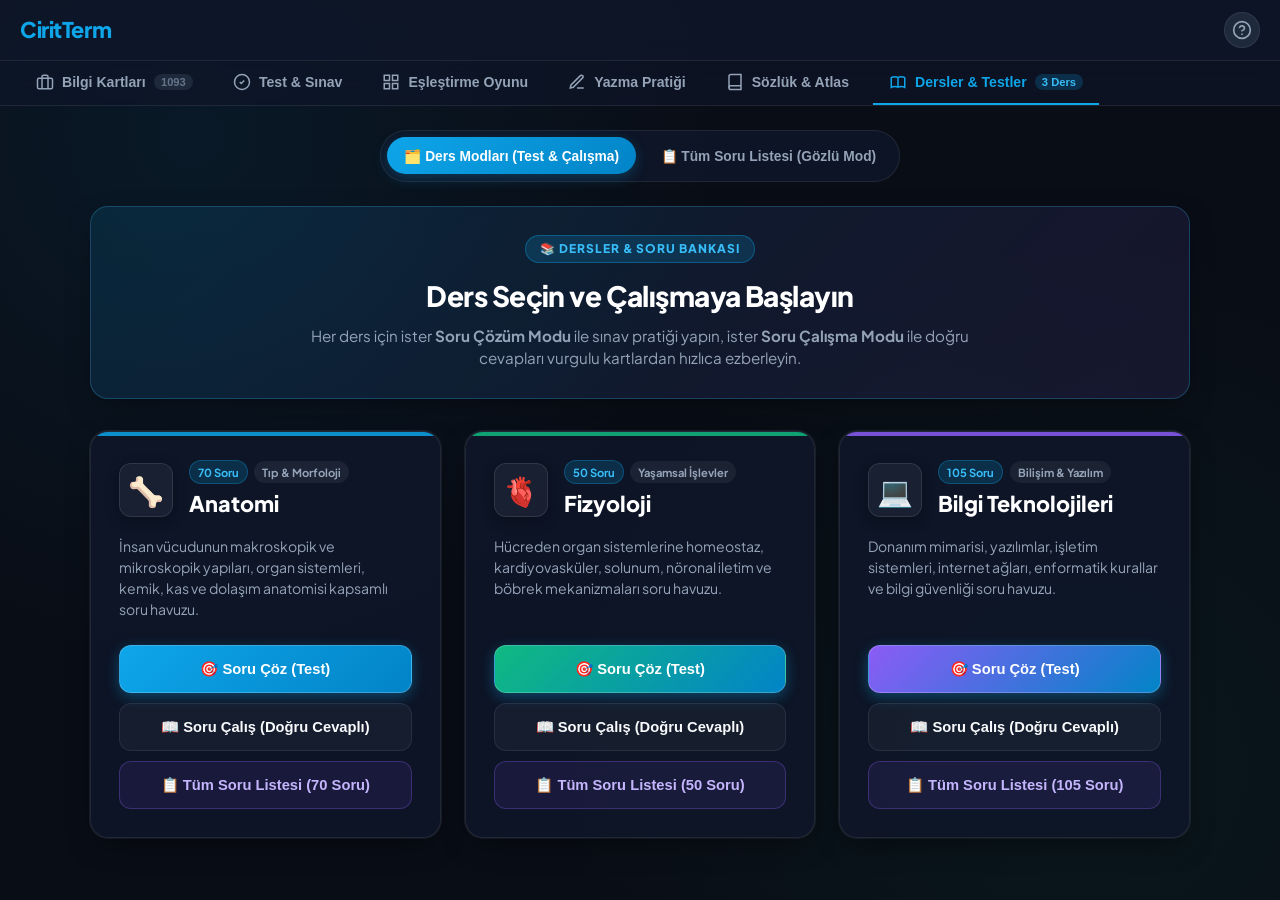
<file: dersler.html>
<!DOCTYPE html>
<html lang="tr">
<head>
  <meta charset="UTF-8">
  <meta http-equiv="refresh" content="0; url=index.html?tab=lessons">
  <title>Dersler - CiritTerm</title>
  <script>
    window.location.replace("index.html?tab=lessons");
  </script>
</head>
<body style="background:#090d16; color:#f8fafc; font-family:sans-serif; display:flex; align-items:center; justify-content:center; height:100vh; margin:0;">
  <p>Dersler ve Soru Havuzu modülüne yönlendiriliyorsunuz... <a href="index.html?tab=lessons" style="color:#0ea5e9;">Buraya tıklayın</a></p>
</body>
</html>
</file>
<file: style.css>
/* ===================================================================
   CiritTerm - Tıbbi Terminoloji Sınav Hazırlık Platformu
   Tasarım Sistemi & Stil Dosyası
   Geliştirici & Hazırlayan: Süleyman Cirit
   =================================================================== */

:root {
  /* Renk Paleti - Modern Medikal Koyu Tema */
  --bg-primary: #090d16;
  --bg-secondary: #0f172a;
  --bg-tertiary: #1e293b;
  --bg-card: rgba(15, 23, 42, 0.85);
  --bg-card-hover: rgba(30, 41, 59, 0.95);
  --bg-glass: rgba(255, 255, 255, 0.04);
  
  --border-subtle: rgba(255, 255, 255, 0.08);
  --border-hover: rgba(56, 189, 248, 0.4);
  --border-active: #0ea5e9;

  --text-main: #f8fafc;
  --text-muted: #94a3b8;
  --text-dim: #64748b;

  /* Vurgu Renkleri */
  --primary: #0ea5e9;
  --primary-glow: rgba(14, 165, 233, 0.25);
  --cyan: #06b6d4;
  --emerald: #10b981;
  --emerald-glow: rgba(16, 185, 129, 0.2);
  --amber: #f59e0b;
  --amber-glow: rgba(245, 158, 11, 0.2);
  --rose: #f43f5e;
  --rose-glow: rgba(244, 63, 94, 0.2);
  --purple: #8b5cf6;

  /* Tipografi */
  --font-main: 'Plus Jakarta Sans', system-ui, -apple-system, BlinkMacSystemFont, 'Segoe UI', Roboto, sans-serif;
  --font-mono: 'JetBrains Mono', monospace;

  /* Kart Boyutları */
  --card-width: 600px;
  --card-height: 380px;

  /* Gölgeler & Yarıçaplar */
  --radius-sm: 8px;
  --radius-md: 12px;
  --radius-lg: 18px;
  --radius-full: 9999px;
  --shadow-card: 0 10px 30px -10px rgba(0, 0, 0, 0.6), 0 0 0 1px var(--border-subtle);
  --shadow-glow: 0 0 25px -5px var(--primary-glow);
}

*, *::before, *::after {
  box-sizing: border-box;
  margin: 0;
  padding: 0;
}

body {
  font-family: var(--font-main);
  background-color: var(--bg-primary);
  color: var(--text-main);
  min-height: 100vh;
  line-height: 1.5;
  -webkit-font-smoothing: antialiased;
  background-image: 
    radial-gradient(circle at 15% 15%, rgba(14, 165, 233, 0.08) 0%, transparent 40%),
    radial-gradient(circle at 85% 85%, rgba(16, 185, 129, 0.06) 0%, transparent 40%);
  background-attachment: fixed;
  display: flex;
  flex-direction: column;
}

/* ==================== ÜST BAŞLIK (HEADER) ==================== */
.header {
  border-bottom: 1px solid var(--border-subtle);
  background: rgba(15, 23, 42, 0.85);
  backdrop-filter: blur(12px);
  position: sticky;
  top: 0;
  z-index: 50;
}

.header-container {
  max-width: 1280px;
  margin: 0 auto;
  padding: 0.75rem 1.25rem;
  display: flex;
  align-items: center;
  justify-content: space-between;
  gap: 1rem;
}

.header-brand {
  display: flex;
  align-items: center;
  gap: 0.75rem;
}

.brand-icon {
  width: 42px;
  height: 42px;
  border-radius: var(--radius-md);
  background: linear-gradient(135deg, var(--primary), #0284c7);
  display: flex;
  align-items: center;
  justify-content: center;
  color: #fff;
  box-shadow: 0 4px 12px var(--primary-glow);
}

.brand-title-row {
  display: flex;
  align-items: center;
  gap: 0.5rem;
}

.brand-title {
  font-size: 1.35rem;
  font-weight: 800;
  letter-spacing: -0.02em;
  color: #0ea5e9;
  background: none;
  -webkit-background-clip: unset;
  -webkit-text-fill-color: inherit;
}

.brand-badge {
  font-size: 0.7rem;
  font-weight: 700;
  padding: 0.15rem 0.5rem;
  border-radius: var(--radius-full);
  background: rgba(14, 165, 233, 0.15);
  color: #38bdf8;
  border: 1px solid rgba(14, 165, 233, 0.3);
  text-transform: uppercase;
}

.brand-subtitle {
  font-size: 0.75rem;
  color: var(--text-muted);
}

.header-actions {
  display: flex;
  align-items: center;
  gap: 0.75rem;
}

/* Profil Seçici Buton */
.profile-pill {
  display: flex;
  align-items: center;
  gap: 0.5rem;
  padding: 0.35rem 0.75rem 0.35rem 0.4rem;
  background: var(--bg-tertiary);
  border: 1px solid var(--border-subtle);
  border-radius: var(--radius-full);
  cursor: pointer;
  transition: all 0.2s ease;
}

.profile-pill:hover {
  border-color: var(--primary);
  background: rgba(30, 41, 59, 0.9);
}

.profile-avatar {
  width: 28px;
  height: 28px;
  border-radius: 50%;
  background: linear-gradient(135deg, var(--primary), var(--purple));
  color: #fff;
  display: flex;
  align-items: center;
  justify-content: center;
  font-weight: 700;
  font-size: 0.8rem;
}

.profile-info {
  display: flex;
  flex-direction: column;
  line-height: 1.1;
  text-align: left;
}

.profile-label {
  font-size: 0.65rem;
  color: var(--text-dim);
  text-transform: uppercase;
}

.profile-name {
  font-size: 0.8rem;
  font-weight: 700;
  color: var(--text-main);
}

.profile-chevron {
  color: var(--text-muted);
}

.btn-icon-subtle {
  background: var(--bg-tertiary);
  border: 1px solid var(--border-subtle);
  color: var(--text-muted);
  width: 36px;
  height: 36px;
  border-radius: 50%;
  display: flex;
  align-items: center;
  justify-content: center;
  cursor: pointer;
  transition: all 0.2s ease;
}

.btn-icon-subtle:hover {
  color: var(--text-main);
  border-color: var(--primary);
}

/* ==================== SEKMELER (NAV TABS) ==================== */
.nav-container {
  border-bottom: 1px solid var(--border-subtle);
  background: rgba(15, 23, 42, 0.6);
  position: sticky;
  top: 61px;
  z-index: 40;
  backdrop-filter: blur(8px);
}

.nav-tabs {
  max-width: 1280px;
  margin: 0 auto;
  padding: 0 1.25rem;
  display: flex;
  gap: 0.5rem;
  overflow-x: auto;
  scrollbar-width: none;
}

.nav-tabs::-webkit-scrollbar {
  display: none;
}

.nav-tab-btn {
  display: flex;
  align-items: center;
  gap: 0.5rem;
  padding: 0.75rem 1rem;
  background: none;
  border: none;
  border-bottom: 2px solid transparent;
  color: var(--text-muted);
  font-size: 0.88rem;
  font-weight: 600;
  cursor: pointer;
  white-space: nowrap;
  transition: all 0.2s ease;
}

.nav-tab-btn svg {
  width: 18px;
  height: 18px;
}

.nav-tab-btn:hover {
  color: var(--text-main);
}

.nav-tab-btn.active {
  color: var(--primary);
  border-bottom-color: var(--primary);
}

.nav-tab-badge {
  font-size: 0.7rem;
  padding: 0.1rem 0.45rem;
  border-radius: var(--radius-full);
  background: var(--bg-tertiary);
  color: var(--text-dim);
}

.nav-tab-btn.active .nav-tab-badge {
  background: rgba(14, 165, 233, 0.15);
  color: var(--primary);
}

/* ==================== ANA ALAN ==================== */
.main-container {
  max-width: 1280px;
  margin: 0 auto;
  padding: 1.5rem 1.25rem;
  flex: 1;
  width: 100%;
}

.tab-content {
  display: none;
}

.tab-content.active {
  display: block;
}

/* ==================== FİLTRE ÇİPLERİ ==================== */
.filters-wrapper {
  margin-bottom: 1.25rem;
}

.filters-scroll {
  display: flex;
  gap: 0.5rem;
  overflow-x: auto;
  padding-bottom: 0.25rem;
  scrollbar-width: none;
}

.filter-chip {
  display: flex;
  align-items: center;
  gap: 0.5rem;
  padding: 0.45rem 0.9rem;
  border-radius: var(--radius-full);
  background: var(--bg-tertiary);
  border: 1px solid var(--border-subtle);
  color: var(--text-muted);
  font-size: 0.82rem;
  font-weight: 600;
  cursor: pointer;
  white-space: nowrap;
  transition: all 0.2s ease;
}

.filter-chip:hover {
  color: var(--text-main);
  border-color: rgba(255, 255, 255, 0.2);
}

.filter-chip.active {
  background: var(--primary);
  color: #fff;
  border-color: var(--primary);
}

.filter-chip-fav.active {
  background: linear-gradient(135deg, #f59e0b, #d97706);
  border-color: #f59e0b;
}

.filter-count {
  font-size: 0.72rem;
  padding: 0.05rem 0.4rem;
  border-radius: var(--radius-full);
  background: rgba(0, 0, 0, 0.25);
  opacity: 0.85;
}

/* ==================== TAB 1: BİLGİ KARTLARI ==================== */
.fc-controls-bar {
  display: flex;
  align-items: center;
  justify-content: space-between;
  margin-bottom: 0.75rem;
}

.fc-counter-wrapper {
  font-family: var(--font-mono);
  font-size: 0.95rem;
  font-weight: 600;
}

.fc-counter-current {
  color: var(--primary);
  font-size: 1.15rem;
}

.fc-counter-separator {
  color: var(--text-dim);
  margin: 0 0.25rem;
}

.fc-counter-total {
  color: var(--text-muted);
}

.fc-tools {
  display: flex;
  gap: 0.5rem;
}

.btn-tool {
  display: flex;
  align-items: center;
  gap: 0.4rem;
  padding: 0.35rem 0.75rem;
  background: var(--bg-tertiary);
  border: 1px solid var(--border-subtle);
  border-radius: var(--radius-sm);
  color: var(--text-muted);
  font-size: 0.78rem;
  font-weight: 600;
  cursor: pointer;
  transition: all 0.2s;
}

.btn-tool:hover {
  color: var(--text-main);
  border-color: var(--primary);
}

.btn-tool.active {
  background: rgba(14, 165, 233, 0.15);
  color: var(--primary);
  border-color: var(--primary);
}

.fc-progress-track {
  width: 100%;
  height: 4px;
  background: var(--bg-tertiary);
  border-radius: var(--radius-full);
  margin-bottom: 1.5rem;
  overflow: hidden;
}

.fc-progress-fill {
  height: 100%;
  background: linear-gradient(to right, var(--primary), var(--cyan));
  transition: width 0.3s ease;
}

/* 3D Bilgi Kartı Sahnesi */
.fc-scene {
  max-width: var(--card-width);
  min-height: var(--card-height);
  margin: 0 auto 1.5rem auto;
  perspective: 1000px;
}

.fc-card {
  width: 100%;
  min-height: var(--card-height);
  position: relative;
  transform-style: preserve-3d;
  transition: transform 0.28s cubic-bezier(0.4, 0, 0.2, 1);
  cursor: pointer;
}

.fc-card.flipped {
  transform: rotateY(180deg);
}

.fc-face {
  position: absolute;
  top: 0;
  left: 0;
  width: 100%;
  height: 100%;
  min-height: var(--card-height);
  backface-visibility: hidden;
  -webkit-backface-visibility: hidden;
  border-radius: var(--radius-lg);
  padding: 1.75rem;
  display: flex;
  flex-direction: column;
  justify-content: space-between;
  box-shadow: var(--shadow-card);
  border: 1px solid var(--border-subtle);
  background: var(--bg-card);
}

.fc-face:hover {
  border-color: var(--border-hover);
}

.fc-front {
  background: linear-gradient(145deg, rgba(15, 23, 42, 0.95), rgba(30, 41, 59, 0.85));
}

.fc-back {
  background: linear-gradient(145deg, rgba(30, 41, 59, 0.95), rgba(15, 23, 42, 0.9));
  transform: rotateY(180deg);
}

.card-header-bar {
  display: flex;
  align-items: center;
  justify-content: space-between;
}

.card-badge-type {
  font-size: 0.72rem;
  font-weight: 700;
  text-transform: uppercase;
  padding: 0.25rem 0.65rem;
  border-radius: var(--radius-full);
  background: rgba(14, 165, 233, 0.12);
  color: var(--primary);
  border: 1px solid rgba(14, 165, 233, 0.25);
  letter-spacing: 0.04em;
}

.card-btn-star {
  background: none;
  border: none;
  color: var(--text-dim);
  cursor: pointer;
  padding: 0.25rem;
  display: flex;
  align-items: center;
  justify-content: center;
  transition: transform 0.15s ease, color 0.15s ease;
}

.card-btn-star:hover {
  color: #f59e0b;
  transform: scale(1.15);
}

.card-btn-star.starred {
  color: #f59e0b;
}

.card-btn-star.starred svg {
  fill: #f59e0b;
}

.card-center-body {
  text-align: center;
  padding: 1rem 0;
  display: flex;
  flex-direction: column;
  align-items: center;
  justify-content: center;
  flex: 1;
}

.card-term {
  font-size: 2.2rem;
  font-weight: 800;
  letter-spacing: -0.02em;
  color: #fff;
  margin-bottom: 0.75rem;
  word-break: break-word;
}

.card-pronunciation-pill {
  display: inline-flex;
  align-items: center;
  gap: 0.4rem;
  padding: 0.35rem 0.85rem;
  background: rgba(255, 255, 255, 0.05);
  border-radius: var(--radius-full);
  font-family: var(--font-mono);
  font-size: 0.88rem;
  color: #38bdf8;
  border: 1px solid rgba(56, 189, 248, 0.2);
}

.pronounce-label {
  color: var(--text-dim);
  font-size: 0.75rem;
  text-transform: uppercase;
}

.card-term-small {
  font-family: var(--font-mono);
  font-size: 0.85rem;
  color: var(--primary);
}

.card-meaning-box {
  background: rgba(0, 0, 0, 0.25);
  border-radius: var(--radius-md);
  padding: 1.5rem 1.75rem;
  border: 1px solid var(--border-subtle);
  width: 100%;
}

.card-meaning-text {
  font-size: 1.45rem;
  font-weight: 700;
  color: #f8fafc;
  line-height: 1.45;
}

.card-footer-hint {
  display: flex;
  justify-content: center;
}

.flip-hint-badge {
  display: inline-flex;
  align-items: center;
  gap: 0.4rem;
  font-size: 0.78rem;
  color: var(--text-dim);
}

.kbd {
  font-family: var(--font-mono);
  background: var(--bg-tertiary);
  border: 1px solid var(--border-subtle);
  padding: 0.1rem 0.35rem;
  border-radius: 4px;
  font-size: 0.72rem;
  color: var(--text-muted);
}

/* Navigasyon Aksiyonları */
.fc-nav-actions {
  max-width: var(--card-width);
  margin: 0 auto;
  display: grid;
  grid-template-columns: 1fr auto 1fr;
  gap: 0.75rem;
}

.btn-fc-nav {
  display: flex;
  align-items: center;
  justify-content: center;
  gap: 0.5rem;
  padding: 0.85rem 1.25rem;
  border-radius: var(--radius-md);
  font-weight: 700;
  font-size: 0.95rem;
  cursor: pointer;
  border: 1px solid var(--border-subtle);
  background: var(--bg-tertiary);
  color: var(--text-main);
  transition: all 0.18s ease;
}

.btn-fc-nav:hover {
  background: rgba(30, 41, 59, 0.9);
  border-color: var(--border-hover);
}

.btn-fc-flip {
  background: rgba(14, 165, 233, 0.12);
  color: var(--primary);
  border-color: rgba(14, 165, 233, 0.3);
}

.btn-fc-flip:hover {
  background: var(--primary);
  color: #fff;
}

/* ==================== TAB 2: TEST & SINAV ==================== */
.quiz-setup-card {
  max-width: 640px;
  margin: 1rem auto;
  background: var(--bg-card);
  border: 1px solid var(--border-subtle);
  border-radius: var(--radius-lg);
  padding: 2rem;
  box-shadow: var(--shadow-card);
}

.setup-header {
  text-align: center;
  margin-bottom: 1.75rem;
}

.setup-icon {
  font-size: 2.5rem;
  margin-bottom: 0.5rem;
}

.setup-header h2 {
  font-size: 1.5rem;
  font-weight: 800;
  color: #fff;
  margin-bottom: 0.35rem;
}

.setup-header p {
  font-size: 0.88rem;
  color: var(--text-muted);
}

.setup-grid {
  display: flex;
  flex-direction: column;
  gap: 1.25rem;
  margin-bottom: 2rem;
}

.setup-field label {
  display: block;
  font-size: 0.82rem;
  font-weight: 600;
  color: var(--text-muted);
  margin-bottom: 0.4rem;
}

.form-select {
  width: 100%;
  padding: 0.75rem 1rem;
  background: var(--bg-tertiary);
  border: 1px solid var(--border-subtle);
  border-radius: var(--radius-md);
  color: var(--text-main);
  font-size: 0.92rem;
  font-family: inherit;
  outline: none;
  cursor: pointer;
  transition: border-color 0.2s;
}

.form-select:focus {
  border-color: var(--primary);
}

.btn-primary-large {
  width: 100%;
  padding: 0.95rem;
  border-radius: var(--radius-md);
  background: linear-gradient(135deg, var(--primary), #0284c7);
  color: #fff;
  font-size: 1.05rem;
  font-weight: 700;
  border: none;
  cursor: pointer;
  display: flex;
  align-items: center;
  justify-content: center;
  gap: 0.5rem;
  box-shadow: 0 4px 14px var(--primary-glow);
  transition: transform 0.15s, opacity 0.15s;
}

.btn-primary-large:hover {
  transform: translateY(-1px);
  opacity: 0.95;
}

/* Aktif Sınav */
.quiz-active-card {
  max-width: 680px;
  margin: 0 auto;
  background: var(--bg-card);
  border: 1px solid var(--border-subtle);
  border-radius: var(--radius-lg);
  padding: 1.75rem;
  box-shadow: var(--shadow-card);
}

.quiz-top-bar {
  display: flex;
  align-items: center;
  justify-content: space-between;
  margin-bottom: 0.75rem;
}

.quiz-counter {
  font-family: var(--font-mono);
  font-size: 0.88rem;
  color: var(--text-muted);
}

.quiz-timer-box {
  display: flex;
  align-items: center;
  gap: 0.35rem;
  font-family: var(--font-mono);
  font-weight: 700;
  color: #f59e0b;
  background: rgba(245, 158, 11, 0.15);
  padding: 0.25rem 0.65rem;
  border-radius: var(--radius-full);
  font-size: 0.85rem;
}

.quiz-score-badge {
  font-size: 0.85rem;
  color: var(--text-muted);
}

.score-val {
  font-weight: 700;
  color: var(--emerald);
}

.btn-quit-quiz {
  background: none;
  border: none;
  color: var(--text-dim);
  font-size: 0.82rem;
  cursor: pointer;
}

.btn-quit-quiz:hover {
  color: var(--rose);
}

.quiz-progress-track {
  width: 100%;
  height: 4px;
  background: var(--bg-tertiary);
  border-radius: var(--radius-full);
  margin-bottom: 1.75rem;
  overflow: hidden;
}

.quiz-progress-fill {
  height: 100%;
  background: var(--primary);
  transition: width 0.25s ease;
}

.quiz-question-box {
  text-align: center;
  margin-bottom: 1.75rem;
  padding: 1rem;
  background: rgba(0, 0, 0, 0.2);
  border-radius: var(--radius-md);
  border: 1px solid var(--border-subtle);
}

.quiz-prompt-badge {
  font-size: 0.75rem;
  font-weight: 700;
  color: var(--primary);
  text-transform: uppercase;
  letter-spacing: 0.05em;
  display: block;
  margin-bottom: 0.5rem;
}

.quiz-question-text {
  font-size: 1.65rem;
  font-weight: 800;
  color: #fff;
  line-height: 1.35;
}

.quiz-subtext-pronounce {
  display: block;
  font-family: var(--font-mono);
  font-size: 0.85rem;
  color: var(--text-muted);
  margin-top: 0.35rem;
}

.quiz-options-grid {
  display: flex;
  flex-direction: column;
  gap: 0.65rem;
  margin-bottom: 1.25rem;
}

.quiz-opt-btn {
  display: flex;
  align-items: center;
  gap: 0.85rem;
  padding: 1rem 1.25rem;
  border-radius: var(--radius-md);
  background: var(--bg-tertiary);
  border: 1px solid var(--border-subtle);
  color: var(--text-main);
  font-size: 0.95rem;
  font-weight: 600;
  text-align: left;
  cursor: pointer;
  transition: all 0.15s ease;
  width: 100%;
}

.quiz-opt-btn:hover:not(:disabled) {
  border-color: var(--border-hover);
  background: rgba(30, 41, 59, 0.95);
  transform: translateX(3px);
}

.quiz-opt-letter {
  width: 28px;
  height: 28px;
  border-radius: 6px;
  background: rgba(255, 255, 255, 0.08);
  display: flex;
  align-items: center;
  justify-content: center;
  font-family: var(--font-mono);
  font-size: 0.82rem;
  font-weight: 700;
  flex-shrink: 0;
}

.quiz-opt-btn.correct {
  background: rgba(16, 185, 129, 0.15) !important;
  border-color: var(--emerald) !important;
  color: #fff !important;
}

.quiz-opt-btn.correct .quiz-opt-letter {
  background: var(--emerald);
  color: #fff;
}

.quiz-opt-btn.wrong {
  background: rgba(244, 63, 94, 0.15) !important;
  border-color: var(--rose) !important;
  color: #fff !important;
}

.quiz-opt-btn.wrong .quiz-opt-letter {
  background: var(--rose);
  color: #fff;
}

.quiz-footer-status {
  display: flex;
  align-items: center;
  justify-content: space-between;
  padding-top: 1rem;
  border-top: 1px solid var(--border-subtle);
}

.quiz-status-feedback {
  font-weight: 700;
  font-size: 0.92rem;
}

.quiz-status-feedback.correct {
  color: var(--emerald);
}

.quiz-status-feedback.wrong {
  color: var(--rose);
}

.btn-next-question {
  padding: 0.65rem 1.25rem;
  border-radius: var(--radius-sm);
  background: var(--primary);
  color: #fff;
  border: none;
  font-weight: 700;
  cursor: pointer;
}

/* Sınav Karnesi */
.quiz-results-card {
  max-width: 680px;
  margin: 1rem auto;
  background: var(--bg-card);
  border: 1px solid var(--border-subtle);
  border-radius: var(--radius-lg);
  padding: 2rem;
  box-shadow: var(--shadow-card);
  text-align: center;
}

.results-trophy {
  font-size: 3rem;
  margin-bottom: 0.5rem;
}

.results-header h2 {
  font-size: 1.6rem;
  font-weight: 800;
  margin-bottom: 0.25rem;
}

.results-metrics-grid {
  display: grid;
  grid-template-columns: repeat(3, 1fr);
  gap: 1rem;
  margin: 1.5rem 0;
}

.metric-card {
  background: var(--bg-tertiary);
  border: 1px solid var(--border-subtle);
  border-radius: var(--radius-md);
  padding: 1rem;
  display: flex;
  flex-direction: column;
}

.metric-label {
  font-size: 0.75rem;
  color: var(--text-muted);
  text-transform: uppercase;
}

.metric-value {
  font-size: 1.75rem;
  font-weight: 800;
  margin-top: 0.25rem;
}

.metric-correct {
  color: var(--emerald);
}

.metric-wrong {
  color: var(--rose);
}

.results-mistakes-section {
  text-align: left;
  margin: 1.5rem 0;
  border-top: 1px solid var(--border-subtle);
  padding-top: 1.25rem;
}

.results-mistakes-section h3 {
  font-size: 1rem;
  font-weight: 700;
  margin-bottom: 0.75rem;
  color: var(--rose);
}

.mistakes-list {
  max-height: 250px;
  overflow-y: auto;
  display: flex;
  flex-direction: column;
  gap: 0.5rem;
}

.mistake-item {
  background: rgba(244, 63, 94, 0.08);
  border: 1px solid rgba(244, 63, 94, 0.25);
  border-radius: var(--radius-sm);
  padding: 0.65rem 0.85rem;
  font-size: 0.85rem;
}

.mistake-term {
  font-weight: 700;
  color: #fff;
}

.mistake-answer {
  color: var(--emerald);
  margin-top: 0.2rem;
}

.results-actions {
  display: flex;
  gap: 0.75rem;
  justify-content: center;
}

.btn-warning-large {
  padding: 0.95rem 1.5rem;
  border-radius: var(--radius-md);
  background: rgba(244, 63, 94, 0.15);
  border: 1px solid rgba(244, 63, 94, 0.4);
  color: #fb7185;
  font-size: 0.95rem;
  font-weight: 700;
  cursor: pointer;
  display: inline-flex;
  align-items: center;
  justify-content: center;
  gap: 0.5rem;
  transition: all 0.2s ease;
}

.btn-warning-large:hover {
  background: rgba(244, 63, 94, 0.25);
  border-color: var(--rose);
  transform: translateY(-1px);
}

.btn-secondary-large {
  padding: 0.95rem 1.5rem;
  border-radius: var(--radius-md);
  background: var(--bg-tertiary);
  border: 1px solid var(--border-subtle);
  color: var(--text-main);
  font-size: 0.95rem;
  font-weight: 700;
  cursor: pointer;
}

/* ==================== TAB 3: EŞLEŞTİRME OYUNU ==================== */
.match-mode-selector {
  display: flex;
  justify-content: center;
  gap: 0.5rem;
  margin-bottom: 1rem;
}

.mode-btn {
  padding: 0.5rem 1rem;
  border-radius: var(--radius-full);
  background: var(--bg-tertiary);
  border: 1px solid var(--border-subtle);
  color: var(--text-muted);
  font-size: 0.85rem;
  font-weight: 600;
  cursor: pointer;
  transition: all 0.18s ease;
}

.mode-btn:hover {
  border-color: var(--border-hover);
  color: var(--text-main);
}

.mode-btn.active {
  background: rgba(14, 165, 233, 0.15);
  border-color: var(--primary);
  color: var(--primary);
}

/* Sütun başlıkları */
.duo-columns-wrapper {
  max-width: 780px;
  margin: 0 auto 0.5rem auto;
  display: grid;
  grid-template-columns: 1fr 1fr;
  gap: 1rem;
}

.duo-column-header {
  font-size: 0.72rem;
  font-weight: 800;
  letter-spacing: 0.08em;
  text-transform: uppercase;
  text-align: center;
  padding-bottom: 0.2rem;
  border-bottom: 2px solid currentColor;
  opacity: 0.75;
}

.match-stats-bar {
  max-width: 780px;
  margin: 0 auto 1.25rem auto;
  display: flex;
  align-items: center;
  justify-content: space-around;
  background: var(--bg-card);
  border: 1px solid var(--border-subtle);
  border-radius: var(--radius-md);
  padding: 0.75rem 1rem;
}

.mstat-item {
  display: flex;
  flex-direction: column;
  align-items: center;
}

.mstat-label {
  font-size: 0.7rem;
  color: var(--text-dim);
  text-transform: uppercase;
}

.mstat-val {
  font-family: var(--font-mono);
  font-size: 1.15rem;
  font-weight: 700;
  color: #fff;
}

.btn-restart-match {
  background: var(--bg-tertiary);
  border: 1px solid var(--border-subtle);
  color: var(--text-muted);
  padding: 0.35rem 0.75rem;
  border-radius: var(--radius-sm);
  font-size: 0.8rem;
  font-weight: 600;
  cursor: pointer;
}

.match-target-dropdown {
  background: var(--bg-tertiary);
  color: var(--primary);
  border: 1px solid var(--border-subtle);
  border-radius: var(--radius-sm);
  padding: 0.2rem 0.45rem;
  font-size: 0.8rem;
  font-weight: 700;
  outline: none;
  cursor: pointer;
  transition: all 0.2s ease;
}

.match-target-dropdown:focus,
.match-target-dropdown:hover {
  border-color: var(--primary);
  background: rgba(14, 165, 233, 0.1);
}

.match-duo-container {
  max-width: 780px;
  margin: 0 auto;
  display: grid;
  grid-template-columns: 1fr 1fr;
  gap: 1rem;
}

.duo-column {
  display: flex;
  flex-direction: column;
  gap: 0.65rem;
}

.match-tile {
  position: relative;
  min-height: 60px;
  padding: 0.75rem 1rem 0.75rem 2.25rem; /* Sol: info buton için yer */
  background: var(--bg-tertiary);
  border: 1px solid var(--border-subtle);
  border-radius: var(--radius-md);
  display: flex;
  align-items: center;
  justify-content: center;
  text-align: center;
  font-size: 0.95rem;
  font-weight: 600;
  color: var(--text-main);
  cursor: pointer;
  user-select: none;
  overflow: visible; /* tooltip taşabilsin */
  transition: all 0.15s ease;
}

/* Sağ sütun kartlarında (anlam) info butonu olmaz, padding simetrik */
.match-tile.duo-tile-right {
  padding: 0.75rem 1rem;
}

.match-tile:hover {
  border-color: var(--border-hover);
  background: rgba(30, 41, 59, 0.9);
}

.match-tile.selected {
  border-color: var(--primary) !important;
  background: rgba(14, 165, 233, 0.2) !important;
  box-shadow: 0 0 12px var(--primary-glow);
}

.match-tile.matched {
  border-color: var(--emerald) !important;
  background: rgba(16, 185, 129, 0.2) !important;
  opacity: 0.3;
  pointer-events: none;
}

.match-tile.wrong-shake {
  border-color: var(--rose) !important;
  background: rgba(244, 63, 94, 0.25) !important;
  animation: shake 0.3s ease-in-out;
}

/* Yanlış eşleştirme efekti (Duolingo tarzı) */
.match-tile.wrong-pair {
  border-color: var(--rose) !important;
  background: rgba(244, 63, 94, 0.28) !important;
  box-shadow: 0 0 20px rgba(244, 63, 94, 0.5) !important;
  animation: duoWrongShake 0.42s ease-in-out;
}

@keyframes shake {
  0%, 100% { transform: translateX(0); }
  25% { transform: translateX(-6px); }
  75% { transform: translateX(6px); }
}

@keyframes duoWrongShake {
  0%, 100% { transform: translateX(0); }
  15%, 45%, 75% { transform: translateX(-7px) scale(0.98); }
  30%, 60%, 90% { transform: translateX(7px) scale(0.98); }
}

/* Kart içeriği yapısı - Duolingo tarzı tile içerikleri */
.tile-term-main {
  font-size: 0.95rem;
  font-weight: 800;
  color: #fff;
  line-height: 1.25;
  word-break: break-word;
  display: block;
}

/* Eski inline okunuş stili (artık kullanılmıyor, kaldırıldı) */
.tile-pronounce {
  display: none;
}

.tile-meaning-main {
  font-size: 0.9rem;
  font-weight: 700;
  color: #f1f5f9;
  line-height: 1.3;
  word-break: break-word;
  display: block;
}

/* ℹ️ Okunuş Info Butonu */
.tile-info-btn {
  position: absolute;
  left: 0.5rem;
  top: 50%;
  transform: translateY(-50%);
  width: 22px;
  height: 22px;
  border-radius: 50%;
  background: rgba(14, 165, 233, 0.12);
  border: 1px solid rgba(14, 165, 233, 0.3);
  color: #38bdf8;
  display: flex;
  align-items: center;
  justify-content: center;
  cursor: pointer;
  flex-shrink: 0;
  transition: background 0.15s ease, border-color 0.15s ease, transform 0.15s ease;
  z-index: 2;
}

.tile-info-btn:hover {
  background: rgba(14, 165, 233, 0.25);
  border-color: #38bdf8;
}

.tile-info-btn.active {
  background: rgba(14, 165, 233, 0.35);
  border-color: var(--primary);
  transform: translateY(-50%) scale(1.1);
}

/* Okunuş tooltip balonu */
.tile-pronounce-tooltip {
  position: absolute;
  bottom: calc(100% + 7px);
  left: 50%;
  transform: translateX(-50%) scale(0.9);
  background: rgba(15, 23, 42, 0.97);
  border: 1px solid rgba(56, 189, 248, 0.5);
  border-radius: var(--radius-sm);
  padding: 0.3rem 0.65rem;
  font-size: 0.75rem;
  font-weight: 600;
  font-style: italic;
  color: #38bdf8;
  white-space: nowrap;
  pointer-events: none;
  opacity: 0;
  transition: opacity 0.18s ease, transform 0.18s ease;
  z-index: 10;
  box-shadow: 0 4px 14px rgba(0, 0, 0, 0.5);
}

/* Tooltip oku (küçük üçgen) */
.tile-pronounce-tooltip::after {
  content: '';
  position: absolute;
  top: 100%;
  left: 50%;
  transform: translateX(-50%);
  border: 5px solid transparent;
  border-top-color: rgba(56, 189, 248, 0.5);
}

.tile-pronounce-tooltip.visible {
  opacity: 1;
  transform: translateX(-50%) scale(1);
}

/* Pop-in animasyonu (her eşleştirmeden sonra yeni kartlar için) */
@keyframes tilePopIn {
  0% {
    opacity: 0;
    transform: scale(0.88) translateY(6px);
  }
  100% {
    opacity: 1;
    transform: scale(1) translateY(0);
  }
}

.match-tile.pop-in {
  animation: tilePopIn 0.28s cubic-bezier(0.34, 1.56, 0.64, 1);
}

/* Uzun metin uyarısı */
.match-tile.long-text {
  font-size: 0.82rem;
}

.match-tile.long-text .tile-term-main {
  font-size: 0.82rem;
}

.match-tile.long-text .tile-meaning-main {
  font-size: 0.8rem;
}

.match-grid-container {
  max-width: 780px;
  margin: 0 auto;
  display: grid;
  grid-template-columns: repeat(4, 1fr);
  gap: 0.75rem;
}

/* ==================== TAB 4: YAZMA PRATİĞİ ==================== */
.spelling-card {
  max-width: 680px;
  margin: 1rem auto;
  background: var(--bg-card);
  border: 1px solid var(--border-subtle);
  border-radius: var(--radius-lg);
  padding: 2rem;
  box-shadow: var(--shadow-card);
}

.spelling-header {
  display: flex;
  align-items: flex-start;
  justify-content: space-between;
  margin-bottom: 1.5rem;
}

.spelling-header-info h2 {
  font-size: 1.35rem;
  font-weight: 800;
  color: #fff;
}

.spelling-header-info p {
  font-size: 0.82rem;
  color: var(--text-muted);
}

.spelling-counter-badge {
  font-family: var(--font-mono);
  font-size: 0.85rem;
  color: var(--primary);
  background: rgba(14, 165, 233, 0.12);
  padding: 0.25rem 0.65rem;
  border-radius: var(--radius-full);
}

.spelling-prompt-container {
  background: rgba(0, 0, 0, 0.25);
  border: 1px solid var(--border-subtle);
  border-radius: var(--radius-md);
  padding: 1.5rem;
  margin-bottom: 1.5rem;
  text-align: center;
}

.spelling-type-pill {
  font-size: 0.72rem;
  font-weight: 700;
  color: var(--primary);
  text-transform: uppercase;
  padding: 0.2rem 0.6rem;
  background: rgba(14, 165, 233, 0.12);
  border-radius: var(--radius-full);
  display: inline-block;
  margin-bottom: 0.5rem;
}

.spelling-target-term-box {
  margin: 0.5rem 0 1rem 0;
}

.target-label {
  font-size: 0.72rem;
  text-transform: uppercase;
  color: var(--text-dim);
  display: block;
}

.spelling-target-term {
  font-size: 2.2rem;
  font-weight: 800;
  color: #38bdf8;
  letter-spacing: -0.01em;
  font-family: var(--font-mono);
}

.spelling-target-details {
  display: flex;
  flex-direction: column;
  gap: 0.4rem;
  padding-top: 0.75rem;
  border-top: 1px solid var(--border-subtle);
}

.detail-item {
  display: flex;
  align-items: center;
  justify-content: center;
  gap: 0.4rem;
  font-size: 0.9rem;
}

.detail-label {
  color: var(--text-dim);
}

.detail-value {
  color: #f8fafc;
  font-weight: 600;
}

.spelling-input-wrapper {
  margin-bottom: 1.5rem;
}

.visually-hidden {
  position: absolute;
  width: 1px;
  height: 1px;
  margin: -1px;
  padding: 0;
  overflow: hidden;
  clip: rect(0, 0, 0, 0);
  border: 0;
}

.spelling-input-field {
  width: 100%;
  padding: 1rem 1.25rem;
  border-radius: var(--radius-md);
  background: var(--bg-tertiary);
  border: 2px solid var(--border-subtle);
  color: #fff;
  font-family: var(--font-mono);
  font-size: 1.35rem;
  font-weight: 600;
  text-align: center;
  outline: none;
  transition: all 0.2s ease;
}

.spelling-input-field:focus {
  border-color: var(--primary);
  box-shadow: 0 0 16px var(--primary-glow);
}

.spelling-input-field.input-correct {
  border-color: var(--emerald) !important;
  background: rgba(16, 185, 129, 0.15) !important;
}

.spelling-input-field.input-wrong {
  border-color: var(--rose) !important;
  background: rgba(244, 63, 94, 0.15) !important;
}

.spelling-live-feedback {
  text-align: center;
  margin-top: 0.5rem;
  font-size: 0.85rem;
  color: var(--text-muted);
}

.spelling-controls-row {
  display: grid;
  grid-template-columns: 1fr auto 1fr;
  gap: 0.75rem;
  margin-bottom: 1rem;
}

.btn-subtle {
  background: var(--bg-tertiary);
  border: 1px solid var(--border-subtle);
  color: var(--text-muted);
  padding: 0.65rem 1rem;
  border-radius: var(--radius-sm);
  font-weight: 600;
  font-size: 0.88rem;
  cursor: pointer;
}

.btn-subtle:hover {
  color: var(--text-main);
  border-color: var(--border-hover);
}

.btn-primary {
  background: var(--primary);
  border: 1px solid var(--primary);
  color: #fff;
  padding: 0.65rem 1.25rem;
  border-radius: var(--radius-sm);
  font-weight: 700;
  font-size: 0.92rem;
  cursor: pointer;
}

.btn-primary:hover {
  opacity: 0.9;
}

.spelling-tips-box {
  background: rgba(255, 255, 255, 0.03);
  border-radius: var(--radius-sm);
  padding: 0.65rem 0.85rem;
  font-size: 0.78rem;
  color: var(--text-dim);
  text-align: center;
}

/* ==================== TAB 5: SÖZLÜK & ATLAS ==================== */
.dict-top-bar {
  display: flex;
  gap: 0.75rem;
  margin-bottom: 1rem;
}

.dict-search-wrapper {
  flex: 1;
  position: relative;
  display: flex;
  align-items: center;
}

.dict-search-wrapper svg {
  position: absolute;
  left: 1rem;
  color: var(--text-dim);
}

.dict-search-input {
  width: 100%;
  padding: 0.75rem 2.5rem 0.75rem 2.75rem;
  background: var(--bg-tertiary);
  border: 1px solid var(--border-subtle);
  border-radius: var(--radius-md);
  color: #fff;
  font-size: 0.92rem;
  outline: none;
  transition: border-color 0.2s;
}

.dict-search-input:focus {
  border-color: var(--primary);
}

.btn-clear-search {
  position: absolute;
  right: 0.85rem;
  background: none;
  border: none;
  color: var(--text-dim);
  cursor: pointer;
  font-size: 0.9rem;
}

.dict-alphabet-bar {
  display: flex;
  gap: 0.25rem;
  overflow-x: auto;
  padding-bottom: 0.5rem;
  margin-bottom: 1rem;
  scrollbar-width: none;
}

.alpha-btn {
  min-width: 28px;
  height: 28px;
  display: flex;
  align-items: center;
  justify-content: center;
  background: var(--bg-tertiary);
  border: 1px solid var(--border-subtle);
  border-radius: 6px;
  color: var(--text-muted);
  font-size: 0.78rem;
  font-weight: 700;
  cursor: pointer;
}

.alpha-btn:hover {
  color: var(--text-main);
  border-color: var(--border-hover);
}

.alpha-btn.active {
  background: var(--primary);
  color: #fff;
  border-color: var(--primary);
}

.dict-results-info {
  font-size: 0.8rem;
  color: var(--text-dim);
  margin-bottom: 1rem;
}

.dict-cards-grid {
  display: grid;
  grid-template-columns: repeat(auto-fill, minmax(280px, 1fr));
  gap: 0.85rem;
}

.dict-card {
  background: var(--bg-card);
  border: 1px solid var(--border-subtle);
  border-radius: var(--radius-md);
  padding: 1.15rem;
  display: flex;
  flex-direction: column;
  justify-content: space-between;
  cursor: pointer;
  transition: all 0.18s ease;
}

.dict-card:hover {
  border-color: var(--border-hover);
  transform: translateY(-2px);
  background: var(--bg-card-hover);
}

.dict-card-top {
  display: flex;
  align-items: flex-start;
  justify-content: space-between;
  gap: 0.5rem;
  margin-bottom: 0.5rem;
}

.dict-card-term {
  font-size: 1.15rem;
  font-weight: 700;
  color: #fff;
  word-break: break-word;
}

.dict-card-pronounce {
  font-family: var(--font-mono);
  font-size: 0.78rem;
  color: #38bdf8;
  margin-bottom: 0.5rem;
}

.dict-card-meaning {
  font-size: 0.85rem;
  color: var(--text-muted);
  line-height: 1.4;
  margin-bottom: 0.75rem;
  display: -webkit-box;
  -webkit-line-clamp: 2;
  -webkit-box-orient: vertical;
  overflow: hidden;
}

.dict-card-footer {
  display: flex;
  align-items: center;
  justify-content: space-between;
  padding-top: 0.5rem;
  border-top: 1px solid var(--border-subtle);
}

.dict-type-badge {
  font-size: 0.65rem;
  font-weight: 700;
  color: var(--text-dim);
  text-transform: uppercase;
}

/* ==================== MODALLAR ==================== */
.modal-backdrop {
  position: fixed;
  inset: 0;
  background: rgba(0, 0, 0, 0.75);
  backdrop-filter: blur(6px);
  z-index: 100;
  display: flex;
  align-items: center;
  justify-content: center;
  padding: 1rem;
}

.modal-box {
  background: var(--bg-secondary);
  border: 1px solid var(--border-subtle);
  border-radius: var(--radius-lg);
  max-width: 540px;
  width: 100%;
  max-height: 90vh;
  overflow-y: auto;
  box-shadow: 0 20px 40px rgba(0, 0, 0, 0.8);
  padding: 1.75rem;
}

.modal-header {
  display: flex;
  align-items: flex-start;
  justify-content: space-between;
  margin-bottom: 1.25rem;
  padding-bottom: 0.75rem;
  border-bottom: 1px solid var(--border-subtle);
}

.modal-title-group h3 {
  font-size: 1.25rem;
  font-weight: 800;
  color: #fff;
}

.modal-title-group p {
  font-size: 0.8rem;
  color: var(--text-muted);
}

.btn-close-modal {
  background: none;
  border: none;
  color: var(--text-dim);
  font-size: 1.2rem;
  cursor: pointer;
  padding: 0.25rem;
}

.btn-close-modal:hover {
  color: #fff;
}

/* Profil Modalı */
.profile-current-badge {
  background: rgba(14, 165, 233, 0.12);
  border: 1px solid rgba(14, 165, 233, 0.25);
  border-radius: var(--radius-md);
  padding: 0.75rem 1rem;
  display: flex;
  align-items: center;
  justify-content: space-between;
  margin-bottom: 1.25rem;
  font-size: 0.88rem;
}

.profile-current-badge strong {
  color: var(--primary);
  font-size: 1.05rem;
}

.profile-list-section label,
.profile-add-section label {
  font-size: 0.8rem;
  font-weight: 700;
  color: var(--text-muted);
  display: block;
  margin-bottom: 0.5rem;
}

.profile-items-list {
  display: flex;
  flex-direction: column;
  gap: 0.5rem;
  margin-bottom: 1.5rem;
  max-height: 200px;
  overflow-y: auto;
}

.profile-item-row {
  display: flex;
  align-items: center;
  justify-content: space-between;
  padding: 0.65rem 0.85rem;
  background: var(--bg-tertiary);
  border: 1px solid var(--border-subtle);
  border-radius: var(--radius-sm);
  cursor: pointer;
}

.profile-item-row:hover {
  border-color: var(--primary);
}

.profile-item-row.active {
  border-color: var(--primary);
  background: rgba(14, 165, 233, 0.15);
}

.profile-item-left {
  display: flex;
  align-items: center;
  gap: 0.65rem;
}

.profile-item-badge {
  font-size: 0.75rem;
  color: #f59e0b;
}

.profile-add-row {
  display: flex;
  gap: 0.5rem;
}

.profile-add-row input {
  flex: 1;
  padding: 0.65rem 0.85rem;
  background: var(--bg-tertiary);
  border: 1px solid var(--border-subtle);
  border-radius: var(--radius-sm);
  color: #fff;
  outline: none;
}

.profile-add-row input:focus {
  border-color: var(--primary);
}

/* Rehber & Kısayollar Modalı */
.credits-banner {
  background: linear-gradient(135deg, rgba(14, 165, 233, 0.15), rgba(139, 92, 246, 0.15));
  border: 1px solid rgba(14, 165, 233, 0.3);
  border-radius: var(--radius-md);
  padding: 1.25rem;
  text-align: center;
  margin-bottom: 1rem;
}

.credits-badge {
  display: inline-block;
  font-size: 0.7rem;
  font-weight: 700;
  text-transform: uppercase;
  color: #38bdf8;
  background: rgba(0, 0, 0, 0.25);
  padding: 0.15rem 0.55rem;
  border-radius: var(--radius-full);
  margin-bottom: 0.35rem;
}

.credits-name {
  font-size: 1.45rem;
  font-weight: 800;
  color: #fff;
  margin-bottom: 0.35rem;
}

.credits-desc {
  font-size: 0.8rem;
  color: var(--text-muted);
}

.shortcuts-table-wrapper {
  background: var(--bg-tertiary);
  border-radius: var(--radius-sm);
  border: 1px solid var(--border-subtle);
  overflow: hidden;
  margin-bottom: 1.25rem;
}

.shortcuts-table {
  width: 100%;
  border-collapse: collapse;
  font-size: 0.85rem;
}

.shortcuts-table th,
.shortcuts-table td {
  padding: 0.65rem 0.85rem;
  text-align: left;
  border-bottom: 1px solid var(--border-subtle);
}

.shortcuts-table th {
  background: rgba(0, 0, 0, 0.2);
  color: var(--text-dim);
  font-size: 0.75rem;
  text-transform: uppercase;
}

.exam-tips-card {
  background: rgba(16, 185, 129, 0.08);
  border: 1px solid rgba(16, 185, 129, 0.25);
  border-radius: var(--radius-sm);
  padding: 0.85rem;
  font-size: 0.82rem;
}

.exam-tips-card h4 {
  color: var(--emerald);
  margin-bottom: 0.25rem;
}

.exam-tips-card p {
  color: var(--text-muted);
}

/* Terim Detay Modalı */
.modal-term-heading-row {
  display: flex;
  align-items: center;
  justify-content: space-between;
  margin-bottom: 0.5rem;
}

.modal-term-name {
  font-size: 1.75rem;
  font-weight: 800;
  color: #fff;
}

.modal-dt-pronounce-row {
  font-family: var(--font-mono);
  color: #38bdf8;
  font-size: 0.95rem;
  margin-bottom: 1rem;
}

.modal-dt-meaning-card {
  background: var(--bg-tertiary);
  border: 1px solid var(--border-subtle);
  border-radius: var(--radius-md);
  padding: 1.15rem;
  margin-bottom: 1rem;
}

.modal-dt-label {
  font-size: 0.72rem;
  text-transform: uppercase;
  color: var(--text-dim);
  display: block;
  margin-bottom: 0.35rem;
}

.modal-dt-meaning-text {
  font-size: 1.15rem;
  font-weight: 700;
  color: #f8fafc;
}

.modal-dt-category-row {
  display: flex;
  align-items: center;
  gap: 0.5rem;
  font-size: 0.85rem;
}

.modal-dt-badge {
  color: var(--primary);
  font-weight: 600;
}

/* Toast Bildirimi */
.toast-notification {
  position: fixed;
  bottom: 1.5rem;
  right: 1.5rem;
  background: var(--bg-tertiary);
  color: #fff;
  padding: 0.75rem 1.25rem;
  border-radius: var(--radius-md);
  box-shadow: 0 10px 25px rgba(0, 0, 0, 0.5);
  border: 1px solid var(--border-subtle);
  font-size: 0.88rem;
  font-weight: 600;
  z-index: 1000;
  display: none;
  transform: translateY(20px);
  transition: transform 0.2s ease, opacity 0.2s ease;
}

.toast-notification.show {
  display: block;
  transform: translateY(0);
}

.toast-notification.success {
  border-color: var(--emerald);
  background: rgba(16, 185, 129, 0.95);
}

.toast-notification.info {
  border-color: var(--primary);
  background: rgba(14, 165, 233, 0.95);
}

/* ==================== MOBİL UYUMLULUK (RESPONSIVE) ==================== */
@media (max-width: 768px) {
  .header-container {
    padding: 0.6rem 0.75rem;
  }

  .brand-title {
    font-size: 1.1rem;
  }

  .brand-subtitle {
    display: none;
  }

  .brand-badge {
    display: none;
  }

  .main-container {
    padding: 0.85rem 0.65rem;
  }

  :root {
    --card-width: 100%;
    --card-height: 300px;
  }

  /* Navigasyon sekmeleri */
  .nav-tabs {
    padding: 0 0.65rem;
    gap: 0.25rem;
  }

  .nav-tab-btn {
    padding: 0.6rem 0.65rem;
    font-size: 0.8rem;
    gap: 0.35rem;
  }

  .nav-tab-btn svg {
    width: 15px;
    height: 15px;
  }

  /* Filtre çipleri */
  .filter-chip {
    padding: 0.4rem 0.7rem;
    font-size: 0.78rem;
  }

  /* Bilgi kartları */
  .card-term {
    font-size: 1.6rem;
  }

  .card-meaning-text {
    font-size: 1.1rem;
  }

  .fc-nav-actions {
    gap: 0.5rem;
  }

  .btn-fc-nav {
    padding: 0.7rem 0.75rem;
    font-size: 0.85rem;
  }

  /* Test alanı */
  .quiz-setup-card {
    padding: 1.25rem;
  }

  .quiz-active-card {
    padding: 1.25rem;
  }

  .quiz-opt-btn {
    padding: 0.75rem 0.85rem;
    font-size: 0.88rem;
  }

  .results-actions {
    flex-direction: column;
    gap: 0.6rem;
  }

  .results-actions button {
    width: 100%;
    min-height: 48px;
  }

  /* Eşleştirme oyunu - Duo modu */
  .match-stats-bar {
    padding: 0.6rem 0.75rem;
    gap: 0.5rem;
    flex-wrap: wrap;
  }

  .match-target-dropdown {
    font-size: 0.75rem;
    padding: 0.15rem 0.35rem;
  }

  .match-results-card {
    padding: 1.5rem 1rem;
    margin: 1rem auto;
  }

  .match-results-card .res-stats-grid {
    grid-template-columns: repeat(2, 1fr);
    gap: 0.6rem;
  }

  .match-mistake-card {
    padding: 0.75rem 0.85rem;
  }

  .match-mistake-term {
    font-size: 0.95rem;
  }

  .mstat-val {
    font-size: 1rem;
  }

  .match-duo-container {
    grid-template-columns: 1fr 1fr; /* Mobilde yan yana korunur */
    gap: 0.6rem;
    max-width: 100%;
  }

  .duo-column {
    gap: 0.5rem;
  }

  .duo-columns-wrapper {
    max-width: 100%;
    gap: 0.6rem;
    margin-bottom: 0.4rem;
  }

  .match-tile {
    min-height: 52px;
    padding: 0.6rem 0.65rem 0.6rem 2rem; /* sol: info butonu için */
    font-size: 0.82rem;
    border-radius: var(--radius-sm);
  }

  .match-tile.duo-tile-right {
    padding: 0.6rem 0.65rem;
  }

  .tile-info-btn {
    width: 19px;
    height: 19px;
    left: 0.4rem;
  }

  .tile-info-btn svg {
    width: 11px;
    height: 11px;
  }

  .tile-term-main {
    font-size: 0.82rem;
  }

  .tile-pronounce {
    font-size: 0.68rem;
  }

  .tile-meaning-main {
    font-size: 0.8rem;
  }

  /* Eşleştirme oyunu - Izgara modu */
  .match-grid-container {
    grid-template-columns: repeat(2, 1fr);
    gap: 0.5rem;
  }

  /* Yazma pratiği */
  .spelling-card {
    padding: 1.25rem;
  }

  .spelling-target-term {
    font-size: 1.5rem;
  }

  /* Sözlük */
  .dict-cards-grid {
    grid-template-columns: 1fr;
  }

  .dict-alphabet-bar {
    gap: 0.25rem;
  }

  .alpha-btn {
    padding: 0.3rem 0.5rem;
    font-size: 0.75rem;
    min-width: 28px;
  }

  /* Sonuç metrikleri */
  .results-metrics-grid {
    grid-template-columns: 1fr 1fr;
    gap: 0.75rem;
  }

  /* Modaller */
  .modal-window {
    margin: 1rem;
    padding: 1.25rem;
    max-height: calc(100vh - 2rem);
  }
}

/* Çok küçük ekranlar (< 480px) */
@media (max-width: 480px) {
  .brand-icon {
    width: 34px;
    height: 34px;
  }

  .brand-title {
    font-size: 1rem;
  }

  .nav-tab-btn span:not(.nav-tab-badge) {
    display: none; /* Tab metinlerini gizle, sadece ikon göster */
  }

  .nav-tab-btn {
    padding: 0.6rem 0.75rem;
  }

  :root {
    --card-height: 260px;
  }

  .card-term {
    font-size: 1.35rem;
  }

  /* Eşleştirme - çok küçük ekranda tile boyutları */
  .match-tile {
    min-height: 46px;
    padding: 0.5rem 0.5rem 0.5rem 1.85rem;
    font-size: 0.75rem;
  }

  .match-tile.duo-tile-right {
    padding: 0.5rem 0.5rem;
  }

  .tile-info-btn {
    width: 17px;
    height: 17px;
    left: 0.3rem;
  }

  .tile-info-btn svg {
    width: 10px;
    height: 10px;
  }

  .tile-term-main,
  .tile-meaning-main {
    font-size: 0.75rem;
  }

  .tile-pronounce {
    font-size: 0.62rem;
  }

  .match-duo-container {
    gap: 0.4rem;
  }

  .match-grid-container {
    grid-template-columns: 1fr 1fr;
    gap: 0.4rem;
  }

  .results-metrics-grid {
    grid-template-columns: 1fr;
  }

  .fc-tools {
    gap: 0.35rem;
  }

  .btn-tool {
    padding: 0.3rem 0.55rem;
    font-size: 0.72rem;
  }
}

/* ===================================================================
   TAB 6: DERSLER & TESTLER MODÜLÜ (ANATOMİ, FİZYOLOJİ, BİLGİ TEK.)
   Mobil & Android Odaklı, Modern, Göz Yormayan Tasarım
   =================================================================== */

/* 1. Dersler Hub (Seçim Alanı) */
.lessons-hub-wrapper {
  max-width: 1100px;
  margin: 0 auto;
}

.lessons-hero-card {
  background: linear-gradient(135deg, rgba(14, 165, 233, 0.12), rgba(139, 92, 246, 0.1));
  border: 1px solid rgba(56, 189, 248, 0.25);
  border-radius: var(--radius-lg);
  padding: 1.75rem 2rem;
  margin-bottom: 2rem;
  text-align: center;
  box-shadow: 0 10px 30px -10px rgba(0, 0, 0, 0.5);
}

.hero-badge {
  display: inline-block;
  font-size: 0.75rem;
  font-weight: 800;
  letter-spacing: 0.08em;
  text-transform: uppercase;
  color: #38bdf8;
  background: rgba(14, 165, 233, 0.18);
  border: 1px solid rgba(14, 165, 233, 0.35);
  padding: 0.25rem 0.85rem;
  border-radius: var(--radius-full);
  margin-bottom: 0.75rem;
}

.lessons-hero-card h2 {
  font-size: 1.75rem;
  font-weight: 800;
  color: #fff;
  letter-spacing: -0.02em;
  margin-bottom: 0.5rem;
}

.lessons-hero-card p {
  font-size: 0.95rem;
  color: var(--text-muted);
  max-width: 720px;
  margin: 0 auto;
  line-height: 1.5;
}

/* Ders Kartları Izgarası */
.lessons-cards-grid {
  display: grid;
  grid-template-columns: repeat(auto-fit, minmax(320px, 1fr));
  gap: 1.5rem;
}

.lesson-course-card {
  background: var(--bg-card);
  border: 1px solid var(--border-subtle);
  border-radius: var(--radius-lg);
  padding: 1.75rem;
  display: flex;
  flex-direction: column;
  justify-content: space-between;
  box-shadow: var(--shadow-card);
  transition: transform 0.25s ease, border-color 0.25s ease, box-shadow 0.25s ease;
  position: relative;
  overflow: hidden;
}

.lesson-course-card::before {
  content: '';
  position: absolute;
  top: 0;
  left: 0;
  right: 0;
  height: 4px;
  background: var(--lesson-accent, var(--primary));
  opacity: 0.85;
}

.lesson-course-card:hover {
  transform: translateY(-4px);
  border-color: var(--lesson-accent, var(--primary));
  box-shadow: 0 16px 36px -8px rgba(0, 0, 0, 0.6), 0 0 25px -5px var(--lesson-accent);
}

.lcc-top {
  display: flex;
  align-items: center;
  gap: 1rem;
  margin-bottom: 1rem;
}

.lcc-icon-wrap {
  width: 54px;
  height: 54px;
  border-radius: var(--radius-md);
  background: rgba(255, 255, 255, 0.05);
  border: 1px solid rgba(255, 255, 255, 0.1);
  display: flex;
  align-items: center;
  justify-content: center;
  font-size: 1.8rem;
  flex-shrink: 0;
  box-shadow: 0 4px 14px rgba(0, 0, 0, 0.3);
}

.lcc-info {
  display: flex;
  flex-direction: column;
  gap: 0.25rem;
}

.lcc-tags {
  display: flex;
  align-items: center;
  gap: 0.4rem;
  flex-wrap: wrap;
}

.lcc-tag {
  font-size: 0.7rem;
  font-weight: 700;
  padding: 0.15rem 0.5rem;
  border-radius: var(--radius-full);
}

.lcc-tag.tag-count {
  background: rgba(14, 165, 233, 0.18);
  color: #38bdf8;
  border: 1px solid rgba(14, 165, 233, 0.3);
}

.lcc-tag.tag-field {
  background: rgba(255, 255, 255, 0.06);
  color: var(--text-muted);
}

.lcc-title {
  font-size: 1.35rem;
  font-weight: 800;
  color: #fff;
}

.lcc-desc {
  font-size: 0.88rem;
  color: var(--text-muted);
  line-height: 1.5;
  margin-bottom: 1.5rem;
  flex: 1;
}

.lcc-actions {
  display: flex;
  flex-direction: column;
  gap: 0.65rem;
}

.btn-launch-lesson {
  display: flex;
  align-items: center;
  justify-content: center;
  gap: 0.5rem;
  padding: 0.85rem 1.25rem;
  border-radius: var(--radius-md);
  font-size: 0.92rem;
  font-weight: 700;
  cursor: pointer;
  transition: all 0.2s cubic-bezier(0.4, 0, 0.2, 1);
  min-height: 48px; /* Android touch target standard */
  text-align: center;
  user-select: none;
}

/* 🎯 Test Butonu (Primary) */
.btn-lcc-quiz {
  background: linear-gradient(135deg, var(--lesson-accent, #0ea5e9), #0284c7);
  color: #fff;
  border: 1px solid rgba(255, 255, 255, 0.2);
  box-shadow: 0 4px 14px rgba(14, 165, 233, 0.35);
}

.btn-lcc-quiz:hover {
  transform: translateY(-2px);
  box-shadow: 0 6px 20px rgba(14, 165, 233, 0.55);
  filter: brightness(1.1);
}

/* 📖 Çalışma Kartı Butonu (Secondary) */
.btn-lcc-study {
  background: rgba(255, 255, 255, 0.04);
  color: var(--text-main);
  border: 1px solid var(--border-subtle);
}

.btn-lcc-study:hover {
  background: rgba(16, 185, 129, 0.15);
  border-color: var(--emerald);
  color: #34d399;
  transform: translateY(-2px);
}

/* 2. Ders Oturumu (Soru Ekranı) */
.lesson-session-view {
  max-width: 820px;
  margin: 0 auto;
}

.lesson-session-bar {
  display: flex;
  align-items: center;
  justify-content: space-between;
  gap: 0.75rem;
  margin-bottom: 1.25rem;
  padding: 0.75rem 1rem;
  background: var(--bg-card);
  border: 1px solid var(--border-subtle);
  border-radius: var(--radius-md);
  flex-wrap: wrap;
}

.btn-icon-label {
  display: inline-flex;
  align-items: center;
  gap: 0.35rem;
  padding: 0.5rem 0.85rem;
  border-radius: var(--radius-sm);
  background: var(--bg-tertiary);
  border: 1px solid var(--border-subtle);
  color: var(--text-muted);
  font-size: 0.85rem;
  font-weight: 700;
  cursor: pointer;
  transition: all 0.2s ease;
  min-height: 40px;
}

.btn-icon-label:hover {
  color: #fff;
  border-color: var(--primary);
  background: rgba(14, 165, 233, 0.15);
}

.lesson-active-meta {
  display: flex;
  align-items: center;
  gap: 0.6rem;
  flex: 1;
  justify-content: center;
  min-width: 200px;
}

.lesson-active-meta .lesson-icon {
  font-size: 1.3rem;
}

.lesson-active-meta .lesson-title {
  font-size: 1.15rem;
  font-weight: 800;
  color: #fff;
}

.lesson-mode-pill {
  font-size: 0.72rem;
  font-weight: 700;
  padding: 0.2rem 0.65rem;
  border-radius: var(--radius-full);
}

.lesson-mode-pill.mode-test {
  background: rgba(14, 165, 233, 0.18);
  color: #38bdf8;
  border: 1px solid rgba(14, 165, 233, 0.35);
}

.lesson-mode-pill.mode-study {
  background: rgba(16, 185, 129, 0.18);
  color: #34d399;
  border: 1px solid rgba(16, 185, 129, 0.35);
}

.btn-mode-toggle {
  display: inline-flex;
  align-items: center;
  gap: 0.35rem;
  padding: 0.5rem 0.85rem;
  border-radius: var(--radius-sm);
  background: rgba(255, 255, 255, 0.05);
  border: 1px solid var(--border-subtle);
  color: var(--text-main);
  font-size: 0.8rem;
  font-weight: 700;
  cursor: pointer;
  transition: all 0.2s ease;
  min-height: 40px;
}

.btn-mode-toggle:hover {
  border-color: var(--emerald);
  color: var(--emerald);
  background: rgba(16, 185, 129, 0.1);
}

/* İlerleme Çubuğu */
.lesson-progress-wrap {
  display: flex;
  align-items: center;
  gap: 1rem;
  margin-bottom: 1.5rem;
}

.lesson-progress-track {
  flex: 1;
  height: 6px;
  background: var(--bg-tertiary);
  border-radius: var(--radius-full);
  overflow: hidden;
}

.lesson-progress-fill {
  height: 100%;
  width: 0%;
  background: linear-gradient(90deg, var(--primary), var(--cyan), var(--emerald));
  border-radius: var(--radius-full);
  transition: width 0.28s ease;
}

.lesson-counter-label {
  font-family: var(--font-mono);
  font-size: 0.85rem;
  font-weight: 700;
  color: var(--text-muted);
  white-space: nowrap;
}

/* Soru Kartı */
.lesson-question-card {
  background: var(--bg-card);
  border: 1px solid var(--border-subtle);
  border-radius: var(--radius-lg);
  padding: 2rem;
  box-shadow: var(--shadow-card);
  margin-bottom: 1.5rem;
}

.lesson-q-header {
  display: flex;
  align-items: center;
  justify-content: space-between;
  margin-bottom: 1rem;
}

.lesson-q-badge {
  font-family: var(--font-mono);
  font-size: 0.78rem;
  font-weight: 700;
  text-transform: uppercase;
  color: var(--primary);
  background: rgba(14, 165, 233, 0.12);
  border: 1px solid rgba(14, 165, 233, 0.25);
  padding: 0.25rem 0.65rem;
  border-radius: var(--radius-full);
}

.lesson-q-text {
  font-size: 1.25rem;
  font-weight: 700;
  color: #fff;
  line-height: 1.55;
  margin-bottom: 1.75rem;
  letter-spacing: -0.01em;
}

/* Seçenekler Listesi */
.lesson-options-list {
  display: flex;
  flex-direction: column;
  gap: 0.75rem;
}

/* MOD A: Test Seçenek Butonları */
.test-option-btn {
  display: flex;
  align-items: center;
  gap: 0.85rem;
  padding: 0.95rem 1.15rem;
  border-radius: var(--radius-md);
  background: var(--bg-tertiary);
  border: 1.5px solid var(--border-subtle);
  color: var(--text-main);
  font-size: 0.96rem;
  font-weight: 600;
  text-align: left;
  cursor: pointer;
  transition: all 0.18s ease;
  user-select: none;
  min-height: 52px;
}

.test-option-btn:hover:not(:disabled) {
  border-color: var(--primary);
  background: rgba(14, 165, 233, 0.12);
  transform: translateX(4px);
}

.test-opt-letter {
  width: 28px;
  height: 28px;
  border-radius: 50%;
  background: rgba(255, 255, 255, 0.08);
  display: flex;
  align-items: center;
  justify-content: center;
  font-family: var(--font-mono);
  font-size: 0.82rem;
  font-weight: 800;
  flex-shrink: 0;
  color: var(--text-dim);
  transition: all 0.15s ease;
}

.test-option-btn:hover:not(:disabled) .test-opt-letter {
  background: var(--primary);
  color: #fff;
}

.test-opt-text {
  flex: 1;
  line-height: 1.4;
}

.test-option-btn.is-correct {
  border-color: var(--emerald) !important;
  background: rgba(16, 185, 129, 0.22) !important;
  color: #fff !important;
  box-shadow: 0 0 16px rgba(16, 185, 129, 0.35);
}

.test-option-btn.is-correct .test-opt-letter {
  background: var(--emerald) !important;
  color: #fff !important;
}

.test-option-btn.is-correct .test-opt-icon::after {
  content: '✓';
  color: var(--emerald);
  font-weight: 900;
  font-size: 1.2rem;
}

.test-option-btn.is-wrong {
  border-color: var(--rose) !important;
  background: rgba(244, 63, 94, 0.22) !important;
  color: #fff !important;
  animation: shake 0.35s ease-in-out;
}

.test-option-btn.is-wrong .test-opt-letter {
  background: var(--rose) !important;
  color: #fff !important;
}

.test-option-btn.is-wrong .test-opt-icon::after {
  content: '✗';
  color: var(--rose);
  font-weight: 900;
  font-size: 1.2rem;
}

/* MOD B: Soru Çalışma Kartları (Doğru Cevap Vurgulu) */
.study-option-card {
  display: flex;
  align-items: center;
  gap: 0.85rem;
  padding: 0.95rem 1.15rem;
  border-radius: var(--radius-md);
  min-height: 52px;
  transition: all 0.2s ease;
}

.study-option-card .opt-prefix {
  width: 28px;
  height: 28px;
  border-radius: 50%;
  background: rgba(255, 255, 255, 0.08);
  display: flex;
  align-items: center;
  justify-content: center;
  font-family: var(--font-mono);
  font-size: 0.82rem;
  font-weight: 800;
  flex-shrink: 0;
  color: var(--text-dim);
}

.study-option-card .opt-text {
  flex: 1;
  font-size: 0.96rem;
  line-height: 1.4;
}

/* VURGULU DOĞRU CEVAP */
.study-option-card.highlight-correct {
  background: linear-gradient(135deg, rgba(16, 185, 129, 0.2), rgba(16, 185, 129, 0.1));
  border: 2px solid var(--emerald);
  box-shadow: 0 0 20px rgba(16, 185, 129, 0.3);
}

.study-option-card.highlight-correct .opt-prefix {
  background: var(--emerald);
  color: #fff;
}

.study-option-card.highlight-correct .opt-text {
  font-weight: 800;
  color: #ffffff;
}

.correct-badge-pill {
  font-size: 0.72rem;
  font-weight: 800;
  padding: 0.25rem 0.65rem;
  border-radius: var(--radius-full);
  background: var(--emerald);
  color: #042f2e;
  letter-spacing: 0.03em;
  white-space: nowrap;
  box-shadow: 0 2px 8px rgba(16, 185, 129, 0.5);
  animation: pulseGlow 1.8s infinite alternate;
}

@keyframes pulseGlow {
  0% { transform: scale(1); }
  100% { transform: scale(1.05); }
}

/* Normal / Soluk Şıklar */
.study-option-card.dimmed-option {
  background: rgba(15, 23, 42, 0.5);
  border: 1px solid var(--border-subtle);
  opacity: 0.7;
}

/* Test Modu Alt Barı */
.lesson-test-footer {
  display: flex;
  align-items: center;
  justify-content: space-between;
  gap: 1rem;
  padding: 1rem 1.25rem;
  background: var(--bg-card);
  border: 1px solid var(--border-subtle);
  border-radius: var(--radius-md);
  margin-top: 1rem;
  flex-wrap: wrap;
}

.test-feedback-text {
  display: flex;
  align-items: center;
  gap: 0.5rem;
  font-size: 0.95rem;
  font-weight: 700;
}

.test-feedback-text.success {
  color: var(--emerald);
}

.test-feedback-text.danger {
  color: var(--rose);
}

.btn-test-next {
  background: linear-gradient(135deg, var(--primary), #0284c7);
  color: #fff;
  border: none;
  padding: 0.75rem 1.5rem;
  border-radius: var(--radius-md);
  font-weight: 800;
  font-size: 0.95rem;
  cursor: pointer;
  transition: all 0.2s ease;
  min-height: 48px;
}

.btn-test-next:hover {
  transform: translateY(-2px);
  box-shadow: 0 6px 18px var(--primary-glow);
}

/* Çalışma Modu Alt Barı (Android / Mobil Navigasyon Odaklı) */
.lesson-study-footer {
  display: flex;
  align-items: center;
  justify-content: space-between;
  gap: 0.75rem;
  padding: 0.85rem 1rem;
  background: var(--bg-card);
  border: 1px solid var(--border-subtle);
  border-radius: var(--radius-md);
  margin-top: 1rem;
  flex-wrap: wrap;
}

.btn-study-nav {
  display: inline-flex;
  align-items: center;
  justify-content: center;
  gap: 0.4rem;
  padding: 0.75rem 1.25rem;
  border-radius: var(--radius-md);
  background: var(--bg-tertiary);
  border: 1px solid var(--border-subtle);
  color: var(--text-main);
  font-size: 0.92rem;
  font-weight: 700;
  cursor: pointer;
  transition: all 0.2s ease;
  min-height: 48px;
  flex: 1;
}

.btn-study-nav:hover {
  background: rgba(30, 41, 59, 0.95);
  border-color: var(--primary);
  color: #fff;
}

.btn-study-next {
  background: linear-gradient(135deg, rgba(16, 185, 129, 0.2), rgba(16, 185, 129, 0.35));
  border-color: rgba(16, 185, 129, 0.5);
  color: #34d399;
}

.btn-study-next:hover {
  background: var(--emerald);
  color: #042f2e;
}

.study-nav-center {
  display: flex;
  align-items: center;
  gap: 0.5rem;
}

.study-jump-select {
  background: var(--bg-secondary);
  border: 1px solid var(--border-subtle);
  border-radius: var(--radius-sm);
  color: var(--text-main);
  padding: 0.65rem 0.85rem;
  font-size: 0.85rem;
  font-weight: 700;
  cursor: pointer;
  outline: none;
  min-height: 48px;
}

.study-jump-select:focus {
  border-color: var(--primary);
}

.btn-study-shuffle {
  display: inline-flex;
  align-items: center;
  gap: 0.35rem;
  padding: 0.65rem 0.85rem;
  border-radius: var(--radius-sm);
  background: var(--bg-tertiary);
  border: 1px solid var(--border-subtle);
  color: var(--text-muted);
  font-size: 0.85rem;
  font-weight: 700;
  cursor: pointer;
  min-height: 48px;
  transition: all 0.2s ease;
}

.btn-study-shuffle:hover {
  color: #fff;
  border-color: #f59e0b;
  color: #f59e0b;
}

/* 3. Sonuç Ekranı */
.lesson-results-card {
  max-width: 680px;
  margin: 1.5rem auto;
  background: var(--bg-card);
  border: 1px solid var(--border-subtle);
  border-radius: var(--radius-lg);
  padding: 2.25rem 2rem;
  box-shadow: var(--shadow-card);
  text-align: center;
}

.res-icon-wrap {
  font-size: 3.5rem;
  margin-bottom: 0.5rem;
}

.res-title {
  font-size: 1.65rem;
  font-weight: 800;
  color: #fff;
  margin-bottom: 0.25rem;
}

.res-lesson-sub {
  font-size: 0.95rem;
  color: var(--text-muted);
  margin-bottom: 1.5rem;
}

.res-score-badge {
  display: inline-flex;
  flex-direction: column;
  align-items: center;
  background: linear-gradient(135deg, rgba(14, 165, 233, 0.15), rgba(16, 185, 129, 0.15));
  border: 1.5px solid rgba(14, 165, 233, 0.35);
  border-radius: var(--radius-md);
  padding: 1.25rem 2.5rem;
  margin-bottom: 1.75rem;
}

.res-score-num {
  font-family: var(--font-mono);
  font-size: 2.5rem;
  font-weight: 800;
  color: #38bdf8;
  line-height: 1;
}

.res-score-lbl {
  font-size: 0.78rem;
  font-weight: 700;
  text-transform: uppercase;
  color: var(--text-dim);
  margin-top: 0.35rem;
}

.res-stats-grid {
  display: grid;
  grid-template-columns: repeat(3, 1fr);
  gap: 1rem;
  margin-bottom: 1.75rem;
}

.res-stat-box {
  background: var(--bg-tertiary);
  border: 1px solid var(--border-subtle);
  border-radius: var(--radius-md);
  padding: 0.85rem 0.5rem;
  display: flex;
  flex-direction: column;
  align-items: center;
  gap: 0.25rem;
}

.res-stat-box.stat-correct {
  border-color: rgba(16, 185, 129, 0.3);
}

.res-stat-box.stat-correct .res-stat-val {
  color: var(--emerald);
}

.res-stat-box.stat-wrong {
  border-color: rgba(244, 63, 94, 0.3);
}

.res-stat-box.stat-wrong .res-stat-val {
  color: var(--rose);
}

.res-stat-lbl {
  font-size: 0.72rem;
  text-transform: uppercase;
  color: var(--text-dim);
  font-weight: 700;
}

.res-stat-val {
  font-family: var(--font-mono);
  font-size: 1.35rem;
  font-weight: 800;
  color: #fff;
}

.res-actions {
  display: flex;
  flex-direction: column;
  gap: 0.75rem;
}

.btn-res-action {
  display: flex;
  align-items: center;
  justify-content: center;
  gap: 0.5rem;
  padding: 0.95rem 1.25rem;
  border-radius: var(--radius-md);
  font-size: 0.95rem;
  font-weight: 700;
  cursor: pointer;
  transition: all 0.2s ease;
  min-height: 50px;
}

.btn-res-primary {
  background: linear-gradient(135deg, var(--primary), #0284c7);
  color: #fff;
  border: none;
  box-shadow: 0 4px 16px var(--primary-glow);
}

.btn-res-warning {
  background: rgba(244, 63, 94, 0.15);
  border: 1px solid rgba(244, 63, 94, 0.4);
  color: #fb7185;
}

.btn-res-warning:hover {
  background: rgba(244, 63, 94, 0.25);
  border-color: var(--rose);
}

.btn-res-secondary {
  background: var(--bg-tertiary);
  border: 1px solid var(--border-subtle);
  color: var(--text-main);
}

.btn-res-secondary:hover {
  background: rgba(255, 255, 255, 0.08);
}

/* Yanlış Sorular İnceleme Önizlemesi */
.res-mistakes-container {
  text-align: left;
  margin: 1.5rem 0;
  padding-top: 1.5rem;
  border-top: 1px solid var(--border-subtle);
}

.mistakes-heading {
  font-size: 1rem;
  font-weight: 800;
  color: #fb7185;
  margin-bottom: 1rem;
}

.mistakes-list {
  display: flex;
  flex-direction: column;
  gap: 0.85rem;
  max-height: 360px;
  overflow-y: auto;
  padding-right: 0.35rem;
}

.mistake-item-card {
  background: rgba(0, 0, 0, 0.3);
  border: 1px solid rgba(244, 63, 94, 0.25);
  border-radius: var(--radius-sm);
  padding: 0.85rem 1rem;
  font-size: 0.88rem;
}

.mistake-q-title {
  color: #fff;
  margin-bottom: 0.4rem;
  font-weight: 600;
}

.mistake-given {
  color: var(--text-muted);
  font-size: 0.82rem;
}

.mistake-given .bad-ans {
  color: var(--rose);
  font-weight: 700;
}

.mistake-right {
  color: var(--text-muted);
  font-size: 0.82rem;
  margin-top: 0.2rem;
}

.mistake-right .good-ans {
  color: var(--emerald);
  font-weight: 700;
}

/* ===================================================================
   EŞLEŞTİRME SONUÇ & ZAFER EKRANI (MATCH RESULTS VIEW)
   =================================================================== */
.match-results-card {
  max-width: 680px;
  margin: 1.5rem auto;
  background: var(--bg-card);
  border: 1px solid var(--border-subtle);
  border-radius: var(--radius-lg);
  padding: 2.25rem 2rem;
  box-shadow: var(--shadow-card);
  text-align: center;
  animation: fadeIn 0.3s ease;
}

.match-results-card .res-stats-grid {
  grid-template-columns: repeat(4, 1fr);
}

.btn-res-subtle {
  background: transparent;
  border: 1px dashed var(--border-subtle);
  color: var(--text-muted);
}

.btn-res-subtle:hover {
  background: rgba(255, 255, 255, 0.05);
  color: var(--text-main);
  border-style: solid;
}

.match-mistakes-section {
  text-align: left;
  margin-top: 1.75rem;
  padding-top: 1.5rem;
  border-top: 1px solid var(--border-subtle);
  animation: fadeIn 0.3s ease;
}

.mistakes-sub {
  font-size: 0.85rem;
  color: var(--text-muted);
  margin-bottom: 1rem;
  line-height: 1.45;
}

.match-mistakes-list {
  display: flex;
  flex-direction: column;
  gap: 0.75rem;
  max-height: 380px;
  overflow-y: auto;
  padding-right: 0.35rem;
}

.match-mistake-card {
  background: var(--bg-secondary);
  border: 1px solid var(--border-subtle);
  border-left: 4px solid var(--rose);
  border-radius: var(--radius-md);
  padding: 0.9rem 1rem;
  display: flex;
  flex-direction: column;
  gap: 0.5rem;
  cursor: pointer;
  transition: transform 0.15s ease, border-color 0.2s ease, background 0.2s ease;
}

.match-mistake-card:hover {
  border-color: rgba(244, 63, 94, 0.6);
  background: rgba(30, 41, 59, 0.85);
  transform: translateY(-1px);
}

.match-mistake-top {
  display: flex;
  align-items: center;
  justify-content: space-between;
  gap: 0.75rem;
}

.match-mistake-term-wrap {
  display: flex;
  align-items: baseline;
  gap: 0.5rem;
  flex-wrap: wrap;
}

.match-mistake-term {
  font-size: 1.05rem;
  font-weight: 800;
  color: #fff;
  letter-spacing: -0.01em;
}

.match-mistake-pronounce {
  font-size: 0.82rem;
  color: var(--text-dim);
  font-style: italic;
}

.match-mistake-actions {
  display: flex;
  align-items: center;
  gap: 0.4rem;
}

.match-mistake-btn {
  background: var(--bg-tertiary);
  border: 1px solid var(--border-subtle);
  color: var(--text-muted);
  width: 32px;
  height: 32px;
  border-radius: var(--radius-sm);
  display: inline-flex;
  align-items: center;
  justify-content: center;
  cursor: pointer;
  transition: all 0.2s ease;
}

.match-mistake-btn:hover {
  color: #fff;
  border-color: var(--primary);
  background: rgba(14, 165, 233, 0.15);
}

.match-mistake-btn.starred {
  color: #eab308;
  border-color: rgba(234, 179, 8, 0.4);
  background: rgba(234, 179, 8, 0.1);
}

.match-mistake-meaning-box {
  background: rgba(16, 185, 129, 0.08);
  border: 1px solid rgba(16, 185, 129, 0.25);
  border-radius: var(--radius-sm);
  padding: 0.55rem 0.75rem;
  font-size: 0.88rem;
  color: #6ee7b7;
  display: flex;
  align-items: center;
  gap: 0.5rem;
}

.match-mistake-meaning-box strong {
  color: #a7f3d0;
}

/* ===================================================================
   RESPONSIVE UYARLAMALARI (Dersler Modülü - Android Odaklı)
   =================================================================== */
@media (max-width: 768px) {
  .lessons-hero-card {
    padding: 1.25rem 1rem;
    margin-bottom: 1.25rem;
  }

  .lessons-hero-card h2 {
    font-size: 1.35rem;
  }

  .lessons-cards-grid {
    grid-template-columns: 1fr;
    gap: 1rem;
  }

  .lesson-course-card {
    padding: 1.25rem;
  }

  .lesson-question-card {
    padding: 1.25rem;
  }

  .lesson-q-text {
    font-size: 1.1rem;
    line-height: 1.45;
    margin-bottom: 1.25rem;
  }

  .test-option-btn,
  .study-option-card {
    padding: 0.85rem 1rem;
    font-size: 0.9rem;
    min-height: 48px;
  }

  .lesson-session-bar {
    flex-direction: column;
    align-items: stretch;
    gap: 0.65rem;
  }

  .lesson-active-meta {
    order: -1;
    justify-content: flex-start;
  }

  .lesson-study-footer {
    flex-direction: column;
    align-items: stretch;
    gap: 0.65rem;
  }

  .study-nav-center {
    justify-content: space-between;
    width: 100%;
  }

  .study-jump-select {
    flex: 1;
  }
}

@media (max-width: 480px) {
  .lesson-q-text {
    font-size: 1rem;
  }

  .res-score-badge {
    padding: 1rem 1.5rem;
  }

  .res-score-num {
    font-size: 2rem;
  }

  .res-stats-grid {
    gap: 0.5rem;
  }
}

/* ===================================================================
   DERSLER: TÜM SORU LİSTESİ & GÖZLÜ CEVAP MODU STİLLERİ
   =================================================================== */

/* Üst Subnav Geçiş Çubuğu */
.lessons-subnav-bar {
  display: flex;
  align-items: center;
  justify-content: center;
  gap: 0.5rem;
  margin-bottom: 1.5rem;
  background: var(--bg-card);
  padding: 0.4rem;
  border-radius: var(--radius-full);
  border: 1px solid var(--border-subtle);
  max-width: 520px;
  margin-left: auto;
  margin-right: auto;
}

.btn-subnav-tab {
  flex: 1;
  padding: 0.65rem 1rem;
  border-radius: var(--radius-full);
  background: none;
  border: none;
  color: var(--text-muted);
  font-size: 0.86rem;
  font-weight: 700;
  cursor: pointer;
  transition: all 0.2s ease;
  text-align: center;
  white-space: nowrap;
}

.btn-subnav-tab:hover {
  color: #fff;
}

.btn-subnav-tab.active {
  background: linear-gradient(135deg, var(--primary), #0284c7);
  color: #fff;
  box-shadow: 0 4px 14px var(--primary-glow);
}

/* Karttaki 3. Buton: Tüm Soru Listesi */
.btn-lcc-list {
  background: rgba(139, 92, 246, 0.1);
  color: #c4b5fd;
  border: 1px solid rgba(139, 92, 246, 0.3);
}

.btn-lcc-list:hover {
  background: rgba(139, 92, 246, 0.22);
  border-color: var(--purple);
  color: #fff;
  transform: translateY(-2px);
}

/* Soru Listesi Konteyneri & Başlık */
.lesson-qlist-wrapper {
  max-width: 900px;
  margin: 0 auto;
  position: relative;
}

.qlist-header-card {
  background: linear-gradient(135deg, rgba(14, 165, 233, 0.12), rgba(139, 92, 246, 0.1));
  border: 1px solid rgba(56, 189, 248, 0.25);
  border-radius: var(--radius-lg);
  padding: 1.75rem 2rem;
  margin-bottom: 1.5rem;
  box-shadow: var(--shadow-card);
}

.qlist-header-top {
  display: flex;
  align-items: flex-start;
  justify-content: space-between;
  gap: 1rem;
  margin-bottom: 1.5rem;
  flex-wrap: wrap;
}

.qlist-main-title {
  font-size: 1.65rem;
  font-weight: 800;
  color: #fff;
  margin-bottom: 0.35rem;
  letter-spacing: -0.02em;
}

.qlist-main-desc {
  font-size: 0.9rem;
  color: var(--text-muted);
  max-width: 650px;
  line-height: 1.5;
}

/* Ders Seçici Çipler */
.qlist-lesson-selector {
  display: grid;
  grid-template-columns: repeat(auto-fit, minmax(200px, 1fr));
  gap: 0.75rem;
}

.qlist-chip {
  display: flex;
  align-items: center;
  gap: 0.65rem;
  padding: 0.75rem 1rem;
  border-radius: var(--radius-md);
  background: var(--bg-tertiary);
  border: 1.5px solid var(--border-subtle);
  color: var(--text-muted);
  font-size: 0.88rem;
  font-weight: 700;
  cursor: pointer;
  transition: all 0.2s ease;
  min-height: 50px;
  user-select: none;
}

.qlist-chip:hover {
  background: rgba(30, 41, 59, 0.95);
  border-color: rgba(255, 255, 255, 0.2);
  color: #fff;
}

.qlist-chip.active {
  background: rgba(14, 165, 233, 0.18);
  border-color: var(--primary);
  color: #fff;
  box-shadow: 0 0 16px var(--primary-glow);
}

.qlist-chip[data-qlist-lesson="fizyoloji"].active {
  background: rgba(16, 185, 129, 0.18);
  border-color: var(--emerald);
  box-shadow: 0 0 16px var(--emerald-glow);
}

.qlist-chip[data-qlist-lesson="bilgi"].active {
  background: rgba(139, 92, 246, 0.18);
  border-color: var(--purple);
  box-shadow: 0 0 16px var(--purple-glow);
}

.chip-icon {
  font-size: 1.3rem;
}

.chip-title {
  flex: 1;
  text-align: left;
}

.chip-count {
  font-family: var(--font-mono);
  font-size: 0.72rem;
  padding: 0.15rem 0.45rem;
  border-radius: var(--radius-full);
  background: rgba(255, 255, 255, 0.08);
  color: var(--text-dim);
}

.qlist-chip.active .chip-count {
  background: var(--primary);
  color: #fff;
}

.qlist-chip[data-qlist-lesson="fizyoloji"].active .chip-count {
  background: var(--emerald);
  color: #042f2e;
}

.qlist-chip[data-qlist-lesson="bilgi"].active .chip-count {
  background: var(--purple);
  color: #fff;
}

/* Sticky Toolbar (GÖZ BUTONU + Arama + Sayaç) */
.qlist-toolbar-sticky {
  position: sticky;
  top: 110px;
  z-index: 35;
  display: flex;
  align-items: center;
  justify-content: space-between;
  gap: 1rem;
  padding: 0.85rem 1.25rem;
  background: rgba(15, 23, 42, 0.95);
  backdrop-filter: blur(12px);
  -webkit-backdrop-filter: blur(12px);
  border: 1px solid var(--border-subtle);
  border-radius: var(--radius-md);
  margin-bottom: 1.5rem;
  box-shadow: 0 8px 24px -4px rgba(0, 0, 0, 0.6);
  flex-wrap: wrap;
}

.qlist-toolbar-left {
  display: flex;
  align-items: center;
  gap: 0.85rem;
  flex-wrap: wrap;
}

/* ANA GÖZ BUTONU */
.btn-master-eye {
  display: inline-flex;
  align-items: center;
  gap: 0.6rem;
  padding: 0.7rem 1.35rem;
  border-radius: var(--radius-full);
  background: linear-gradient(135deg, rgba(14, 165, 233, 0.15), rgba(14, 165, 233, 0.25));
  border: 1.5px solid var(--primary);
  color: #38bdf8;
  font-size: 0.95rem;
  font-weight: 800;
  cursor: pointer;
  transition: all 0.22s cubic-bezier(0.34, 1.56, 0.64, 1);
  min-height: 48px;
  user-select: none;
  box-shadow: 0 0 14px rgba(14, 165, 233, 0.25);
}

.btn-master-eye:hover {
  transform: translateY(-2px) scale(1.02);
  background: rgba(14, 165, 233, 0.3);
  box-shadow: 0 0 20px rgba(14, 165, 233, 0.5);
}

.btn-master-eye .eye-icon {
  font-size: 1.35rem;
  line-height: 1;
}

/* Göz Aktifken (Cevaplar Açıkken) */
.btn-master-eye.active-revealed {
  background: linear-gradient(135deg, var(--emerald), #059669);
  border-color: #34d399;
  color: #042f2e;
  box-shadow: 0 0 22px rgba(16, 185, 129, 0.6);
  animation: eyePulse 1.8s infinite alternate;
}

@keyframes eyePulse {
  0% { box-shadow: 0 0 14px rgba(16, 185, 129, 0.4); }
  100% { box-shadow: 0 0 26px rgba(16, 185, 129, 0.8); }
}

.qlist-status-badge {
  font-family: var(--font-mono);
  font-size: 0.82rem;
  font-weight: 700;
  color: var(--text-muted);
  background: rgba(255, 255, 255, 0.05);
  padding: 0.35rem 0.75rem;
  border-radius: var(--radius-full);
}

/* Arama Kutusu */
.qlist-toolbar-right {
  display: flex;
  align-items: center;
  flex: 1;
  justify-content: flex-end;
  min-width: 240px;
}

.qlist-search-box {
  display: flex;
  align-items: center;
  gap: 0.5rem;
  background: var(--bg-secondary);
  border: 1px solid var(--border-subtle);
  border-radius: var(--radius-md);
  padding: 0.4rem 0.85rem;
  width: 100%;
  max-width: 320px;
  min-height: 44px;
}

.qlist-search-box:focus-within {
  border-color: var(--primary);
  box-shadow: 0 0 12px var(--primary-glow);
}

.qlist-search-box input {
  background: none;
  border: none;
  color: var(--text-main);
  font-size: 0.88rem;
  outline: none;
  width: 100%;
}

.btn-qlist-clear {
  background: none;
  border: none;
  color: var(--text-dim);
  cursor: pointer;
  font-size: 0.9rem;
  padding: 0.2rem;
}

.btn-qlist-clear:hover {
  color: #fff;
}

/* Soru Kartları Listesi */
.qlist-cards-container {
  display: flex;
  flex-direction: column;
  gap: 1.25rem;
  margin-bottom: 3rem;
}

.qlist-item-card {
  background: var(--bg-card);
  border: 1px solid var(--border-subtle);
  border-radius: var(--radius-lg);
  padding: 1.5rem 1.75rem;
  box-shadow: var(--shadow-card);
  transition: all 0.2s ease;
  position: relative;
}

.qlist-item-card:hover {
  border-color: rgba(255, 255, 255, 0.16);
  background: rgba(15, 23, 42, 0.92);
}

.qlist-card-header {
  display: flex;
  align-items: center;
  justify-content: space-between;
  margin-bottom: 0.85rem;
}

.qlist-num-badge {
  font-family: var(--font-mono);
  font-size: 0.78rem;
  font-weight: 800;
  color: var(--primary);
  background: rgba(14, 165, 233, 0.12);
  border: 1px solid rgba(14, 165, 233, 0.25);
  padding: 0.2rem 0.65rem;
  border-radius: var(--radius-full);
}

/* Bireysel Soru Göz Butonu */
.btn-item-eye-toggle {
  background: rgba(255, 255, 255, 0.05);
  border: 1px solid var(--border-subtle);
  color: var(--text-muted);
  width: 34px;
  height: 34px;
  border-radius: 50%;
  display: flex;
  align-items: center;
  justify-content: center;
  font-size: 1.1rem;
  cursor: pointer;
  transition: all 0.18s ease;
}

.btn-item-eye-toggle:hover {
  background: rgba(14, 165, 233, 0.2);
  border-color: var(--primary);
  color: #fff;
  transform: scale(1.1);
}

.btn-item-eye-toggle.active {
  background: rgba(16, 185, 129, 0.2);
  border-color: var(--emerald);
  color: var(--emerald);
}

.qlist-card-text {
  font-size: 1.15rem;
  font-weight: 700;
  color: #fff;
  line-height: 1.5;
  margin-bottom: 1.25rem;
}

/* Soru Şıkları */
.qlist-card-options {
  display: flex;
  flex-direction: column;
  gap: 0.6rem;
}

.qlist-option-row {
  display: flex;
  align-items: center;
  gap: 0.75rem;
  padding: 0.75rem 1rem;
  border-radius: var(--radius-md);
  background: var(--bg-tertiary);
  border: 1px solid var(--border-subtle);
  color: var(--text-main);
  font-size: 0.94rem;
  cursor: pointer;
  transition: all 0.18s ease;
  user-select: none;
}

.qlist-option-row:hover {
  background: rgba(30, 41, 59, 0.95);
  border-color: var(--primary);
}

.qlist-opt-letter {
  width: 26px;
  height: 26px;
  border-radius: 50%;
  background: rgba(255, 255, 255, 0.08);
  display: flex;
  align-items: center;
  justify-content: center;
  font-family: var(--font-mono);
  font-size: 0.78rem;
  font-weight: 800;
  color: var(--text-dim);
  flex-shrink: 0;
}

.qlist-opt-text {
  flex: 1;
  line-height: 1.4;
}

/* Doğru Cevap Vurgusu (Göz Açıkken) */
.qlist-option-row.highlight-correct {
  background: linear-gradient(135deg, rgba(16, 185, 129, 0.22), rgba(16, 185, 129, 0.1)) !important;
  border: 1.8px solid var(--emerald) !important;
  color: #fff !important;
  box-shadow: 0 0 14px rgba(16, 185, 129, 0.3) !important;
}

.qlist-option-row.highlight-correct .qlist-opt-letter {
  background: var(--emerald) !important;
  color: #042f2e !important;
}

.qlist-option-row.highlight-correct .qlist-opt-text {
  font-weight: 800 !important;
  color: #ffffff !important;
}

/* Doğru Cevap Rozeti (Varsayılan olarak GİZLİDİR, SADECE highlight-correct durumunda görünür) */
.qlist-correct-pill {
  display: none !important;
}

.qlist-option-row.highlight-correct .qlist-correct-pill {
  display: inline-block !important;
  font-size: 0.7rem;
  font-weight: 800;
  padding: 0.2rem 0.55rem;
  border-radius: var(--radius-full);
  background: var(--emerald);
  color: #042f2e;
  white-space: nowrap;
}

/* Soluk Şıklar (Göz açıkken doğru olmayanlar) */
.qlist-option-row.dimmed {
  opacity: 0.55;
  background: rgba(15, 23, 42, 0.4);
}

/* Kullanıcı Tıklamasında Yanlış Şık */
.qlist-option-row.user-wrong {
  border-color: var(--rose) !important;
  background: rgba(244, 63, 94, 0.2) !important;
  color: #fff !important;
}

.qlist-option-row.user-wrong .qlist-opt-letter {
  background: var(--rose) !important;
  color: #fff !important;
}

/* Boş ve Yükleniyor Durumu */
.qlist-loading,
.qlist-empty {
  text-align: center;
  padding: 3rem 1.5rem;
  color: var(--text-muted);
  font-size: 1rem;
  background: var(--bg-card);
  border-radius: var(--radius-md);
  border: 1px solid var(--border-subtle);
}

/* Sayfa Başına Dön Butonu */
.btn-scroll-top-float {
  position: fixed;
  bottom: 2rem;
  right: 2rem;
  z-index: 90;
  display: flex;
  align-items: center;
  gap: 0.4rem;
  padding: 0.75rem 1.15rem;
  border-radius: var(--radius-full);
  background: var(--bg-card);
  border: 1px solid var(--primary);
  color: var(--primary);
  font-size: 0.85rem;
  font-weight: 800;
  cursor: pointer;
  box-shadow: 0 8px 24px rgba(0, 0, 0, 0.6);
  transition: all 0.2s ease;
}

.btn-scroll-top-float:hover {
  background: var(--primary);
  color: #fff;
  transform: translateY(-3px);
}

/* Soru Listesi Mobil Uyumluluk */
@media (max-width: 768px) {
  .qlist-header-card {
    padding: 1.25rem;
  }

  .qlist-main-title {
    font-size: 1.35rem;
  }

  .qlist-lesson-selector {
    grid-template-columns: 1fr;
  }

  .qlist-toolbar-sticky {
    top: 60px;
    padding: 0.75rem 1rem;
    flex-direction: column;
    align-items: stretch;
    gap: 0.75rem;
  }

  .qlist-toolbar-left,
  .qlist-toolbar-right {
    width: 100%;
    justify-content: space-between;
  }

  .btn-master-eye {
    flex: 1;
    justify-content: center;
  }

  .qlist-search-box {
    max-width: 100%;
  }

  .qlist-item-card {
    padding: 1.25rem;
  }

  .qlist-card-text {
    font-size: 1.05rem;
  }

  .qlist-option-row {
    padding: 0.65rem 0.85rem;
    font-size: 0.88rem;
  }

  .btn-scroll-top-float {
    bottom: 1.25rem;
    right: 1.25rem;
    padding: 0.6rem 0.95rem;
    font-size: 0.8rem;
  }
}
</file>
